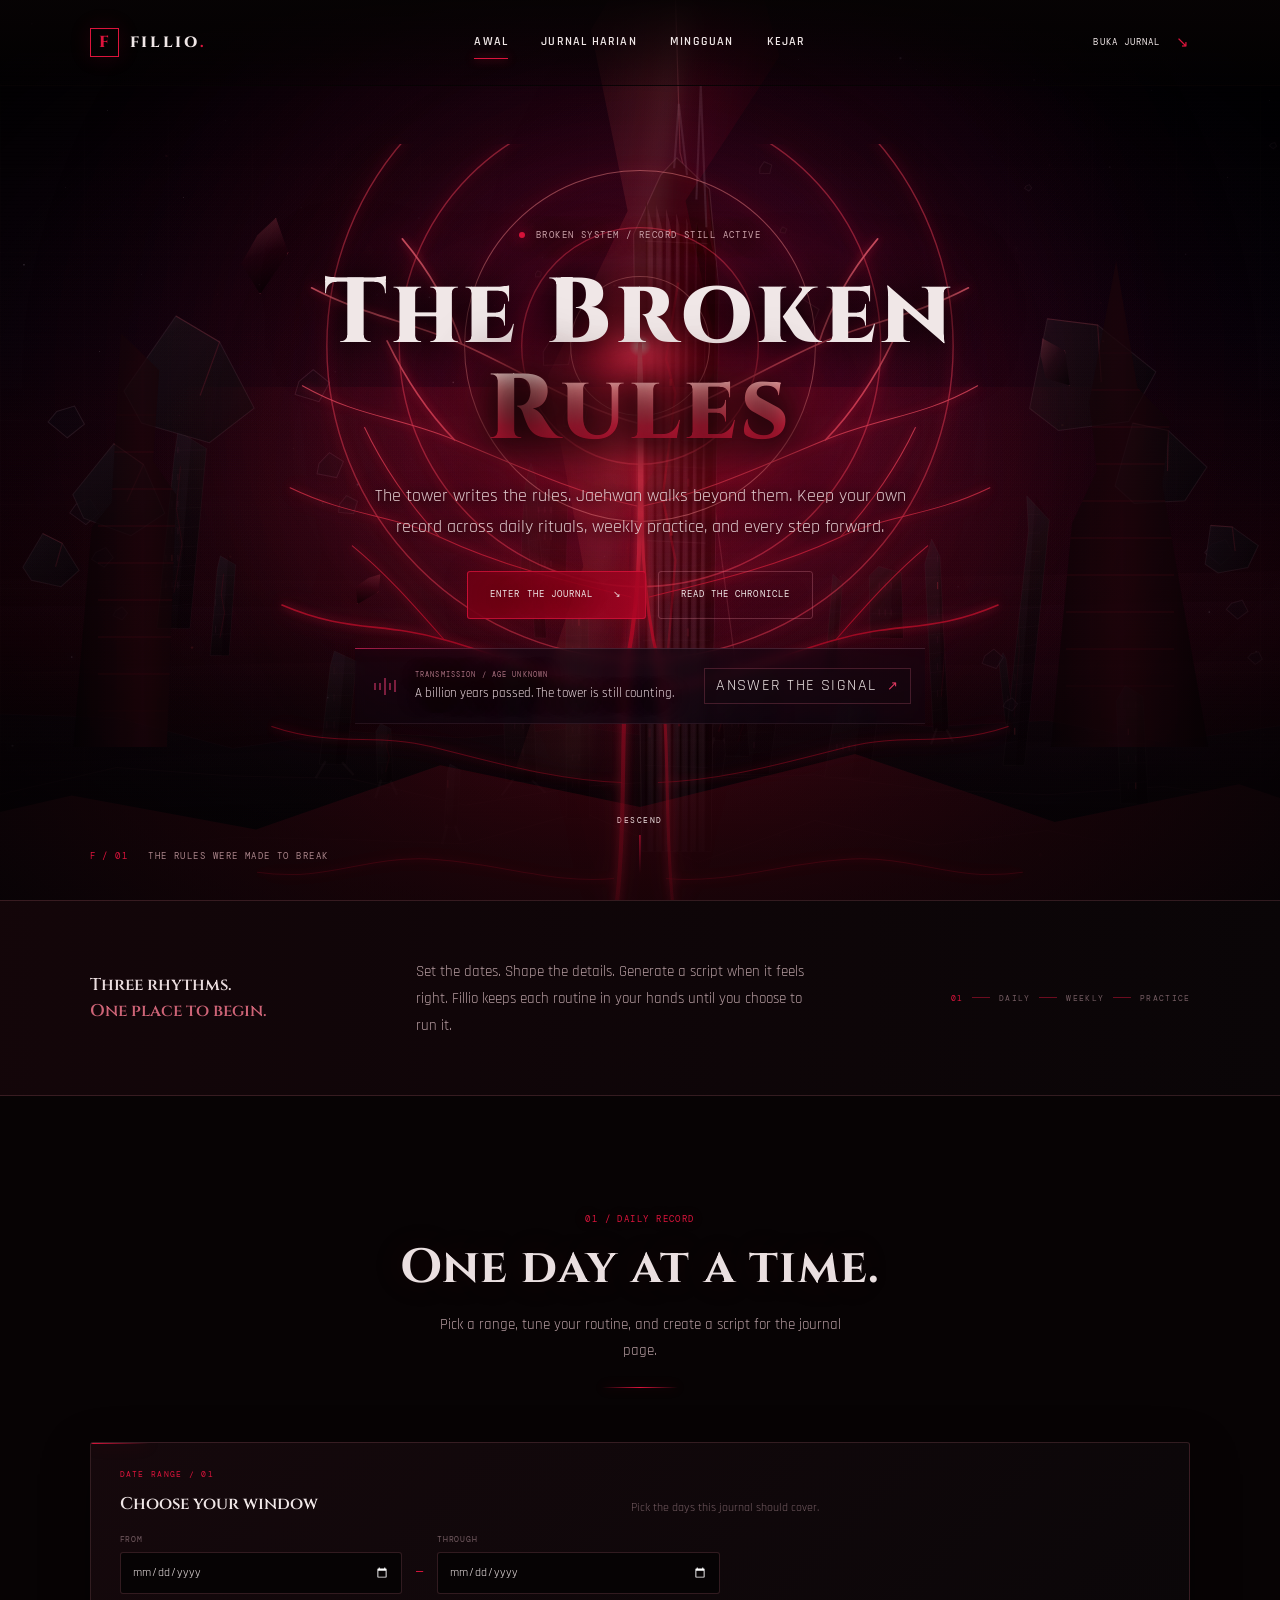
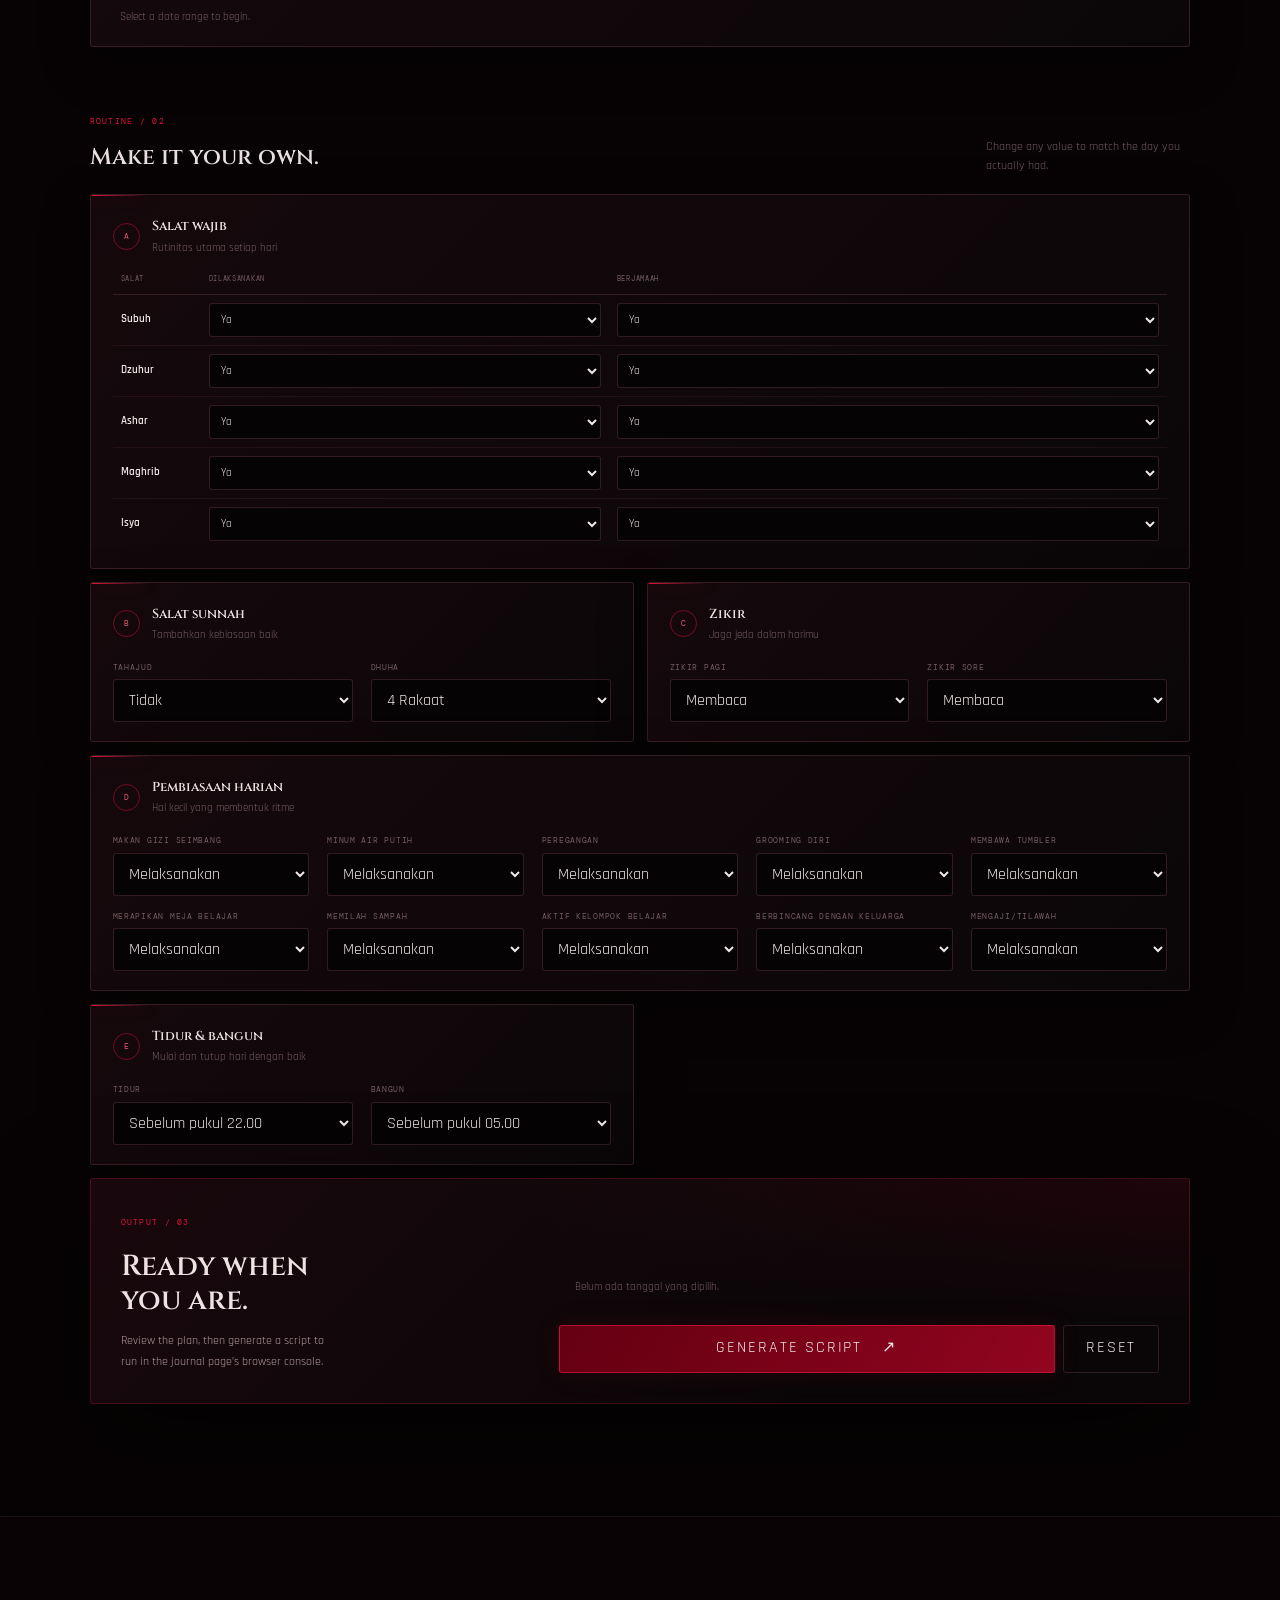
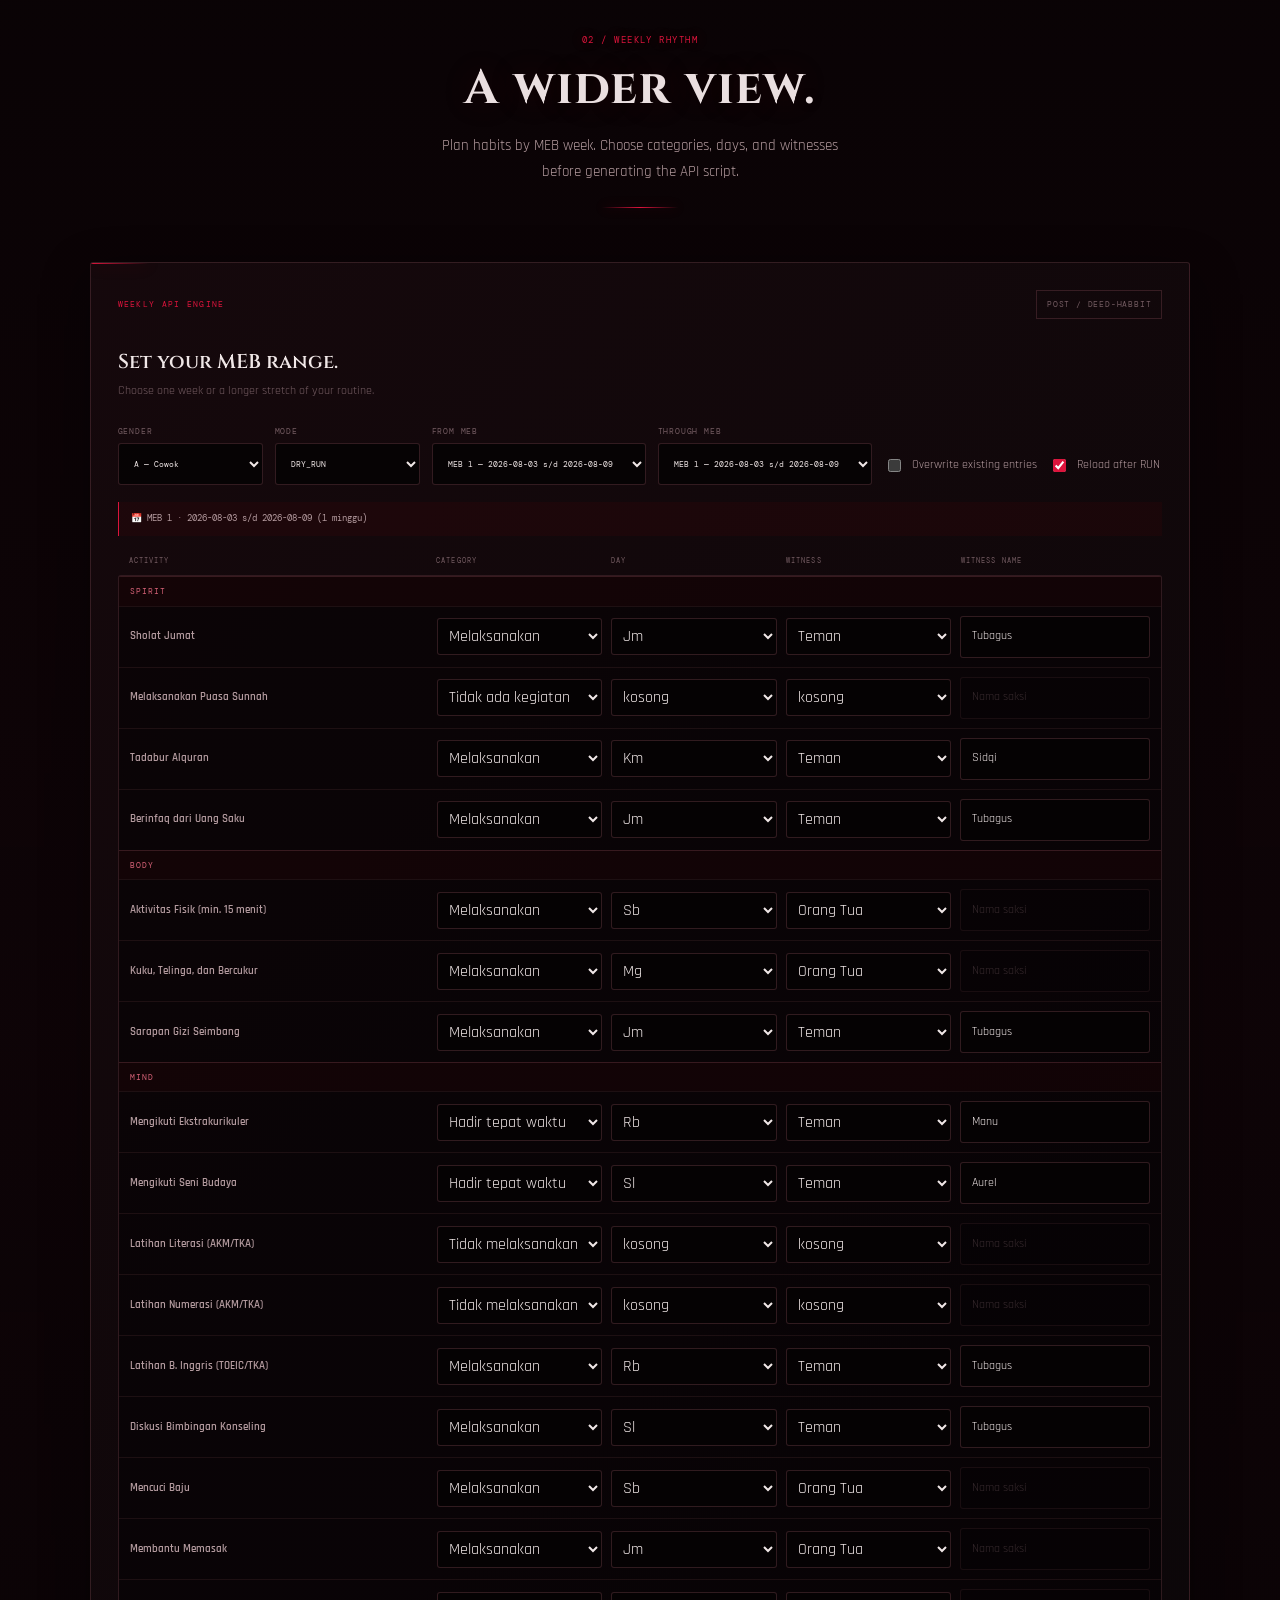
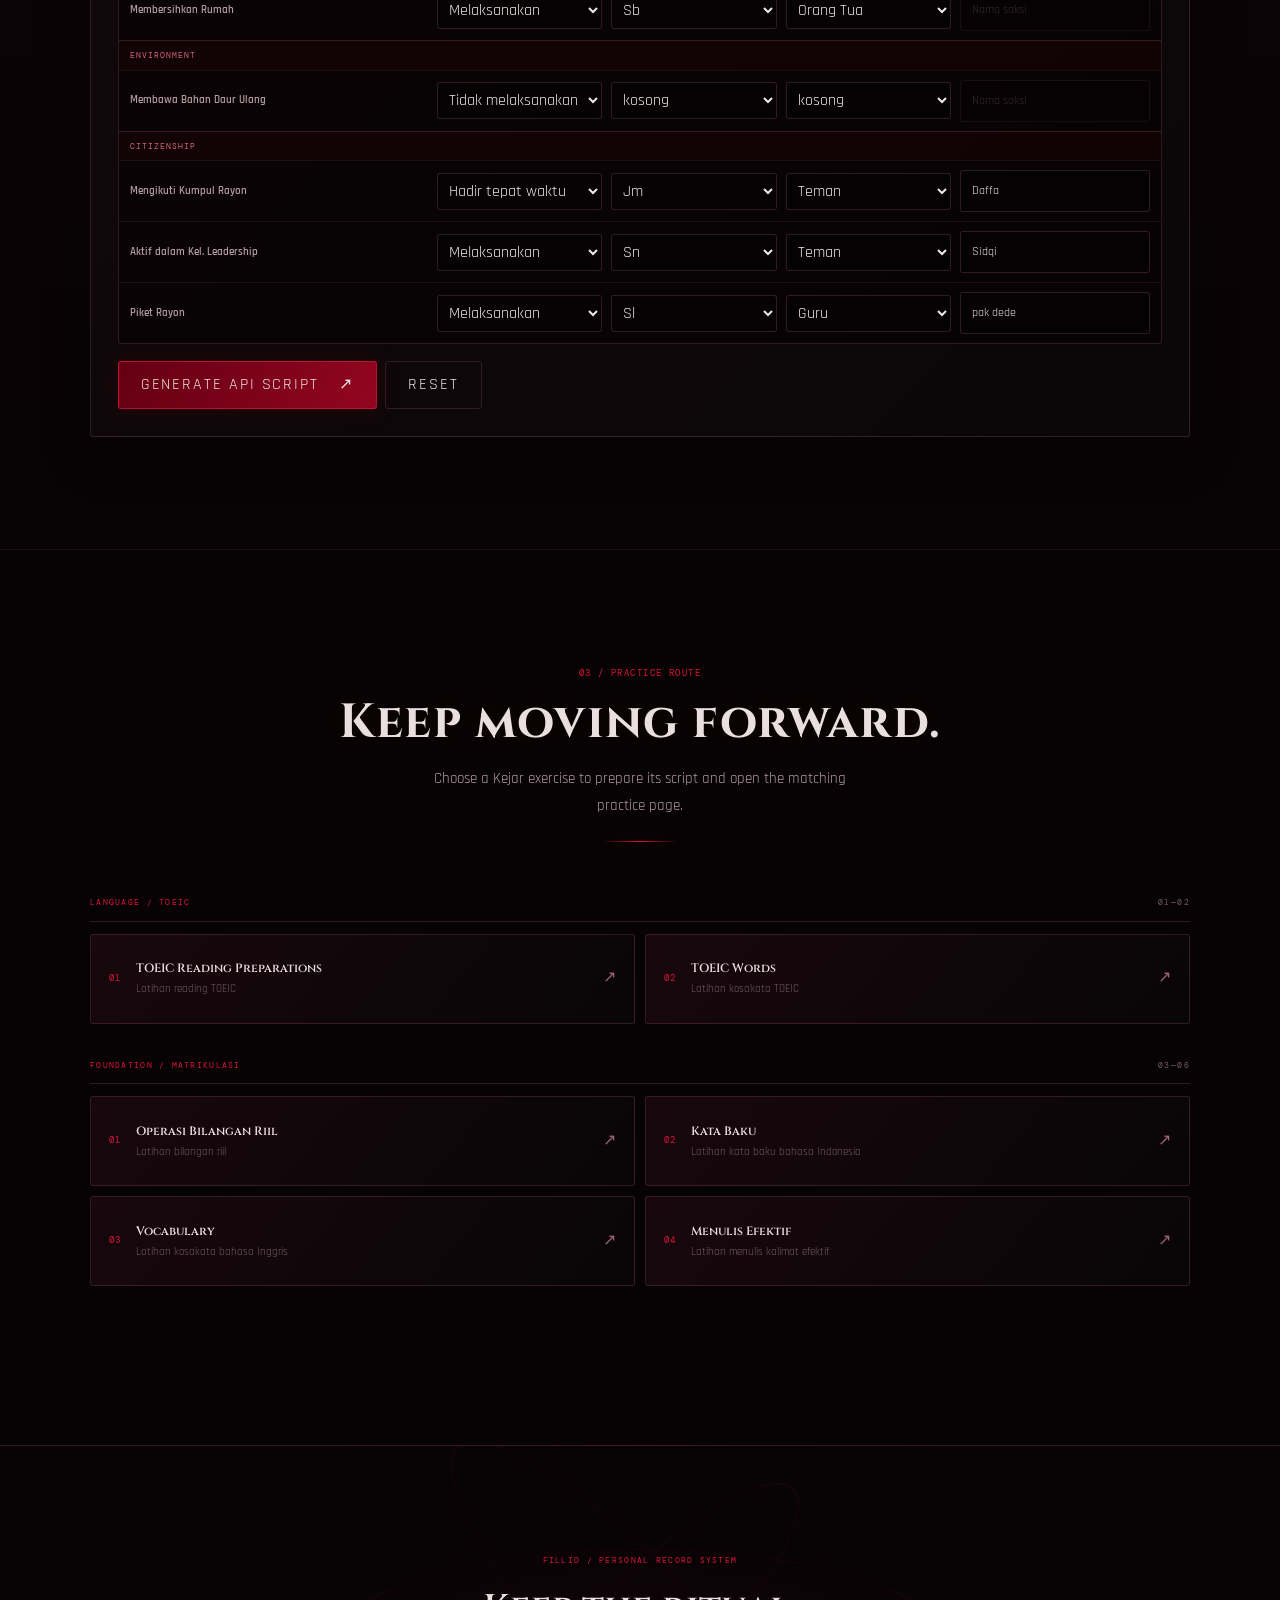
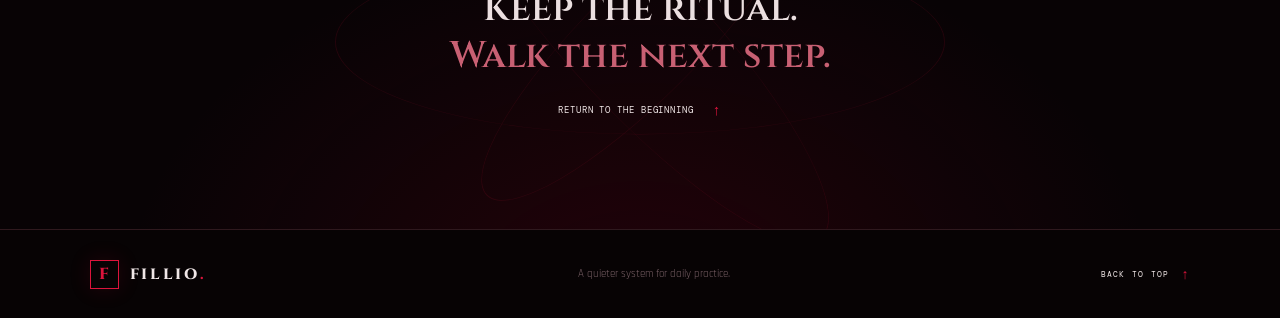
<file: index.html>
<!DOCTYPE html>
<html lang="id">
<head>
    <meta charset="UTF-8">
    <meta name="viewport" content="width=device-width, initial-scale=1.0">
    <meta name="theme-color" content="#070304">
    <meta name="description" content="Fillio — journal routines and learning practice, gathered in one place.">
    <title>Fillio — The Broken Rules</title>
    <link rel="preconnect" href="https://fonts.googleapis.com">
    <link rel="preconnect" href="https://fonts.gstatic.com" crossorigin>
    <link href="https://fonts.googleapis.com/css2?family=Cinzel:wght@400;500;600;700;800;900&family=DM+Mono:wght@400;500&family=Rajdhani:wght@400;500;600;700&display=swap" rel="stylesheet">
    <link rel="stylesheet" href="src/experience.css">
</head>
<body class="experience-page">
    <div class="reading-progress" aria-hidden="true"><span id="reading-progress-bar"></span></div>
    <div id="bg-cosmic" aria-hidden="true"></div>
    <div id="bg-nebula" aria-hidden="true"></div>
    <canvas class="world-canvas" id="world-canvas" aria-hidden="true"></canvas>
    <canvas class="ambient-canvas" id="ambient-canvas" aria-hidden="true"></canvas>
    <div class="vignette" aria-hidden="true"></div>
    <div class="scanlines" aria-hidden="true"></div>
    <div id="mouse-light" aria-hidden="true"></div>

    <header class="experience-header" id="site-header">
        <a class="brand-lockup" href="#home" aria-label="Fillio home">
            <span class="brand-sigil" aria-hidden="true">F</span>
            <span class="brand-name">FILLIO<span>.</span></span>
        </a>
        <nav class="desktop-nav" aria-label="Navigasi utama">
            <a class="nav-link is-current" href="#home">Awal</a>
            <a class="nav-link" href="#daily">Jurnal harian</a>
            <a class="nav-link" href="#weekly">Mingguan</a>
            <a class="nav-link" href="#kejar">Kejar</a>
        </nav>
        <a class="header-action magnetic-link" href="#daily">Buka jurnal <span aria-hidden="true">↘</span></a>
        <button class="menu-toggle" id="menu-toggle" type="button" aria-label="Buka navigasi" aria-expanded="false" aria-controls="mobile-navigation">
            <span></span><span></span>
        </button>
    </header>
    <nav class="mobile-nav" id="mobile-navigation" aria-label="Navigasi mobile" inert>
        <a href="#home"><span>01</span>Awal</a>
        <a href="#daily"><span>02</span>Jurnal harian</a>
        <a href="#weekly"><span>03</span>Jurnal mingguan</a>
        <a href="#kejar"><span>04</span>Kejar practice</a>
        <small>FILLIO / PERSONAL RECORD SYSTEM</small>
    </nav>

    <main>
        <section class="hero-section" id="home" aria-labelledby="hero-title">
            <div class="hero-grid" aria-hidden="true"></div>
            <div class="world-atmosphere" aria-hidden="true">
                <div class="world-bloom"></div>
                <div class="world-rift"></div>
                <div class="world-horizon"></div>
                <div class="world-spire spire-left"></div>
                <div class="world-spire spire-right"></div>
                <div class="world-shard shard-one"></div>
                <div class="world-shard shard-two"></div>
                <div class="world-shard shard-three"></div>
                <div class="world-ground"></div>
            </div>
            <svg class="crimson-tree" viewBox="0 0 900 900" fill="none" aria-hidden="true">
                <defs>
                    <radialGradient id="tree-core"><stop stop-color="#ffd7ce"/><stop offset=".16" stop-color="#ff3455"/><stop offset="1" stop-color="#9b071d" stop-opacity="0"/></radialGradient>
                    <linearGradient id="tree-stroke" x1="450" y1="160" x2="450" y2="850" gradientUnits="userSpaceOnUse"><stop stop-color="#ff6678"/><stop offset=".46" stop-color="#c70d2b"/><stop offset="1" stop-color="#520511" stop-opacity=".05"/></linearGradient>
                </defs>
                <circle class="tree-ring" cx="450" cy="198" r="68"/><circle class="tree-ring" cx="450" cy="198" r="116"/><circle class="tree-ring" cx="450" cy="198" r="172"/><circle class="tree-ring" cx="450" cy="198" r="236"/><circle class="tree-ring" cx="450" cy="198" r="307"/>
                <circle cx="450" cy="198" r="68" fill="url(#tree-core)"/>
                <g class="tree-branches" stroke="url(#tree-stroke)" stroke-linecap="round">
                    <path d="M450 196C446 300 458 398 438 505C427 610 445 700 406 876" stroke-width="4"/><path d="M450 196C457 302 442 405 468 508C486 612 463 721 506 875" stroke-width="3"/>
                    <path d="M449 274C392 260 330 220 275 196C227 175 179 168 128 141"/><path d="M447 355C384 341 329 315 268 290C212 267 174 268 119 237"/>
                    <path d="M441 444C370 427 313 413 253 385C206 363 165 365 107 337"/><path d="M435 535C373 528 319 503 258 486C196 468 164 480 99 452"/>
                    <path d="M432 626C367 624 306 606 246 591C191 577 151 592 89 571"/><path d="M424 720C365 726 307 704 243 701C179 698 143 724 75 714"/>
                    <path d="M451 274C508 260 570 220 625 196C673 175 721 168 772 141"/><path d="M453 355C516 341 571 315 632 290C688 267 726 268 781 237"/>
                    <path d="M459 444C530 427 587 413 647 385C694 363 735 365 793 337"/><path d="M465 535C527 528 581 503 642 486C704 468 736 480 801 452"/>
                    <path d="M468 626C533 624 594 606 654 591C709 577 749 592 811 571"/><path d="M476 720C535 726 593 704 657 701C721 698 757 724 825 714"/>
                    <path d="M275 196C263 158 243 124 217 93M625 196C637 158 657 124 683 93M268 290C241 262 219 228 202 193M632 290C659 262 681 228 698 193"/>
                    <path d="M253 385C222 351 199 318 180 278M647 385C678 351 701 318 720 278M258 486C228 452 201 421 168 394M642 486C672 452 699 421 732 394"/>
                    <path d="M406 822C355 843 304 862 253 899M506 822C557 843 608 862 659 899M438 818C411 845 393 870 377 900M468 818C489 846 512 872 533 900"/>
                </g>
            </svg>
            <div class="hero-content">
                <p class="hero-subtitle reveal-up"><span class="status-indicator"></span> Broken system / record still active</p>
                <h1 class="hero-title" id="hero-title"><span>The Broken</span><br><span class="title-highlight">Rules</span></h1>
                <p class="hero-desc reveal-up">The tower writes the rules. Jaehwan walks beyond them. Keep your own record across daily rituals, weekly practice, and every step forward.</p>
                <div class="hero-btns reveal-up">
                    <a href="#daily" class="btn btn-primary magnetic-link">Enter the journal <span aria-hidden="true">↘</span></a>
                    <a href="#weekly" class="btn btn-secondary">Read the chronicle</a>
                </div>
                <div class="world-contact reveal-up" id="world-contact">
                    <div class="world-contact-signal" aria-hidden="true"><i></i><i></i><i></i><i></i><i></i></div>
                    <div class="world-contact-copy">
                        <span class="field-label">TRANSMISSION / AGE UNKNOWN</span>
                        <p id="world-message" aria-live="polite">A billion years passed. The tower is still counting.</p>
                    </div>
                    <button class="world-contact-button" id="world-attune" type="button"><span>Answer the signal</span><span aria-hidden="true">↗</span></button>
                </div>
            </div>
            <div class="hero-coordinate"><span>F / 01</span><span>THE RULES WERE MADE TO BREAK</span></div>
            <a href="#daily" class="scroll-indicator" aria-label="Scroll to daily journal"><span>Descend</span><i></i></a>
        </section>

        <section class="intro-band reveal-up" aria-label="Fillio overview">
            <p class="intro-label">Three rhythms.<br><em>One place to begin.</em></p>
            <p class="intro-copy">Set the dates. Shape the details. Generate a script when it feels right. Fillio keeps each routine in your hands until you choose to run it.</p>
            <div class="intro-index"><span>01</span><i></i><span>DAILY</span><i></i><span>WEEKLY</span><i></i><span>PRACTICE</span></div>
        </section>

        <section class="workflow-section" id="daily" aria-labelledby="daily-title">
            <div class="section-heading reveal-up">
                <p class="section-tag">01 / Daily record</p>
                <h2 class="section-title" id="daily-title">One day at a time.</h2>
                <p class="section-deck">Pick a range, tune your routine, and create a script for the journal page.</p>
                <div class="section-line"></div>
            </div>

            <div class="date-panel reveal-up" aria-labelledby="date-heading">
                <div class="date-panel-intro"><span class="field-label">DATE RANGE / 01</span><h3 id="date-heading">Choose your window</h3><p>Pick the days this journal should cover.</p></div>
                <div class="date-row">
                    <div class="input-group"><label for="start-date">From</label><input type="date" id="start-date"></div>
                    <span class="date-arrow" aria-hidden="true">—</span>
                    <div class="input-group"><label for="end-date">Through</label><input type="date" id="end-date"></div>
                </div>
                <div id="date-info" class="date-info" aria-live="polite"><span>Select a date range to begin.</span></div>
            </div>

            <div class="activity-heading reveal-up"><div><span class="field-label">ROUTINE / 02</span><h3>Make it your own.</h3></div><p>Change any value to match the day you actually had.</p></div>
            <div class="activity-grid">
                <section class="panel panel-wide reveal-up"><div class="panel-heading"><span class="panel-index">A</span><div><h3>Salat wajib</h3><p>Rutinitas utama setiap hari</p></div></div><div id="salat-wajib-container"></div></section>
                <section class="panel reveal-up"><div class="panel-heading"><span class="panel-index">B</span><div><h3>Salat sunnah</h3><p>Tambahkan kebiasaan baik</p></div></div><div id="salat-sunnah-container"></div></section>
                <section class="panel reveal-up"><div class="panel-heading"><span class="panel-index">C</span><div><h3>Zikir</h3><p>Jaga jeda dalam harimu</p></div></div><div id="zikir-container"></div></section>
                <section class="panel panel-wide reveal-up"><div class="panel-heading"><span class="panel-index">D</span><div><h3>Pembiasaan harian</h3><p>Hal kecil yang membentuk ritme</p></div></div><div id="daily-container"></div></section>
                <section class="panel reveal-up"><div class="panel-heading"><span class="panel-index">E</span><div><h3>Tidur & bangun</h3><p>Mulai dan tutup hari dengan baik</p></div></div><div id="tidur-bangun-container"></div></section>
            </div>

            <section class="action-panel reveal-up" aria-labelledby="output-title">
                <div class="action-copy"><span class="field-label">OUTPUT / 03</span><h3 id="output-title">Ready when<br>you are.</h3><p>Review the plan, then generate a script to run in the journal page’s browser console.</p></div>
                <div class="action-controls">
                    <div id="preview-box" class="preview-box" aria-live="polite"></div>
                    <div id="error-box" class="error-box" style="display:none" role="alert"></div>
                    <div class="btn-group"><button id="generate-btn" class="btn btn-primary magnetic-button" type="button"><span>Generate script</span><span aria-hidden="true">↗</span></button><button id="reset-btn" class="btn btn-outline" type="button">Reset</button></div>
                </div>
                <div id="output-area" class="output-area" style="display:none">
                    <div class="output-header"><span>Script ready to run in browser console</span><button id="copy-btn" class="btn btn-sm" type="button">Copy script</button></div>
                    <textarea id="output-script" readonly aria-label="Generated daily journal script"></textarea>
                </div>
            </section>
        </section>

        <section class="workflow-section weekly-section" id="weekly" aria-labelledby="weekly-title">
            <div class="section-heading reveal-up">
                <p class="section-tag">02 / Weekly rhythm</p>
                <h2 class="section-title" id="weekly-title">A wider view.</h2>
                <p class="section-deck">Plan habits by MEB week. Choose categories, days, and witnesses before generating the API script.</p>
                <div class="section-line"></div>
            </div>
            <section class="weekly-panel reveal-up" aria-label="Weekly journal planner">
                <div class="weekly-topline"><span class="field-label">WEEKLY API ENGINE</span><span class="weekly-badge">POST / deed-habbit</span></div>
                <div class="weekly-heading"><div><h3>Set your MEB range.</h3><p>Choose one week or a longer stretch of your routine.</p></div></div>
                <div class="weekly-controls">
                    <label>Mode<select id="weekly-mode"><option value="DRY_RUN">DRY_RUN</option><option value="RUN">RUN</option></select></label>
                    <label>From MEB<select id="weekly-meb-from"></select></label>
                    <label>Through MEB<select id="weekly-meb-to"></select></label>
                    <label class="weekly-check"><input id="weekly-overwrite" type="checkbox"><span>Overwrite existing entries</span></label>
                    <label class="weekly-check"><input id="weekly-reload" type="checkbox" checked><span>Reload after RUN</span></label>
                </div>
                <div id="weekly-range-info" class="weekly-range-info" aria-live="polite"></div>
                <div class="weekly-list-heading"><span>Activity</span><span>Category</span><span>Day</span><span>Witness</span><span>Witness name</span></div>
                <div id="weekly-plan-list" class="weekly-plan-list"></div>
                <div id="weekly-error" class="error-box" hidden role="alert"></div>
                <div class="weekly-actions"><button id="weekly-generate" class="btn btn-primary magnetic-button" type="button">Generate API script <span>↗</span></button><button id="weekly-reset" class="btn btn-outline" type="button">Reset</button><button id="weekly-copy" class="btn btn-outline" type="button" hidden>Copy script</button></div>
                <div id="weekly-output-area" class="weekly-output" hidden><div class="output-header"><span>Weekly API script ready for your browser console</span></div><textarea id="weekly-output" readonly aria-label="Generated weekly journal script"></textarea></div>
            </section>
        </section>

        <section class="workflow-section kejar-section" id="kejar" aria-labelledby="kejar-title">
            <div class="section-heading reveal-up">
                <p class="section-tag">03 / Practice route</p>
                <h2 class="section-title" id="kejar-title">Keep moving forward.</h2>
                <p class="section-deck">Choose a Kejar exercise to prepare its script and open the matching practice page.</p>
                <div class="section-line"></div>
            </div>
            <div class="kejar-group reveal-up">
                <div class="kejar-group-heading"><span class="field-label">LANGUAGE / TOEIC</span><span>01—02</span></div>
                <div id="kejar-toeic-grid" class="kejar-grid"></div>
            </div>
            <div class="kejar-group reveal-up">
                <div class="kejar-group-heading"><span class="field-label">FOUNDATION / MATRIKULASI</span><span>03—06</span></div>
                <div id="kejar-matrikulasi-grid" class="kejar-grid"></div>
            </div>
        </section>

        <section class="closing-section reveal-up" id="about">
            <div class="closing-orbit" aria-hidden="true"><i></i><i></i><i></i></div>
            <span class="field-label">FILLIO / PERSONAL RECORD SYSTEM</span>
            <p>Keep the ritual.<br><em>Walk the next step.</em></p>
            <a href="#home" class="closing-link">Return to the beginning <span aria-hidden="true">↑</span></a>
        </section>
    </main>

    <footer class="experience-footer">
        <a class="brand-lockup" href="#home" aria-label="Fillio home"><span class="brand-sigil" aria-hidden="true">F</span><span class="brand-name">FILLIO<span>.</span></span></a>
        <span class="footer-note">A quieter system for daily practice.</span>
        <a class="back-to-top" href="#home">BACK TO TOP <span aria-hidden="true">↑</span></a>
    </footer>

    <script src="ui/app.js?v=3"></script>
    <script src="ui/weekly-app.js?v=3"></script>
    <script src="src/kejar-toeic-config.js"></script>
    <script src="src/kejar-toeic-injector.js?v=3"></script>
    <script src="ui/kejar-toeic-app.js"></script>
    <script src="src/world-engine.js"></script>
    <script src="src/world-interaction.js"></script>
    <script src="src/experience.js"></script>
</body>
</html>
</file>
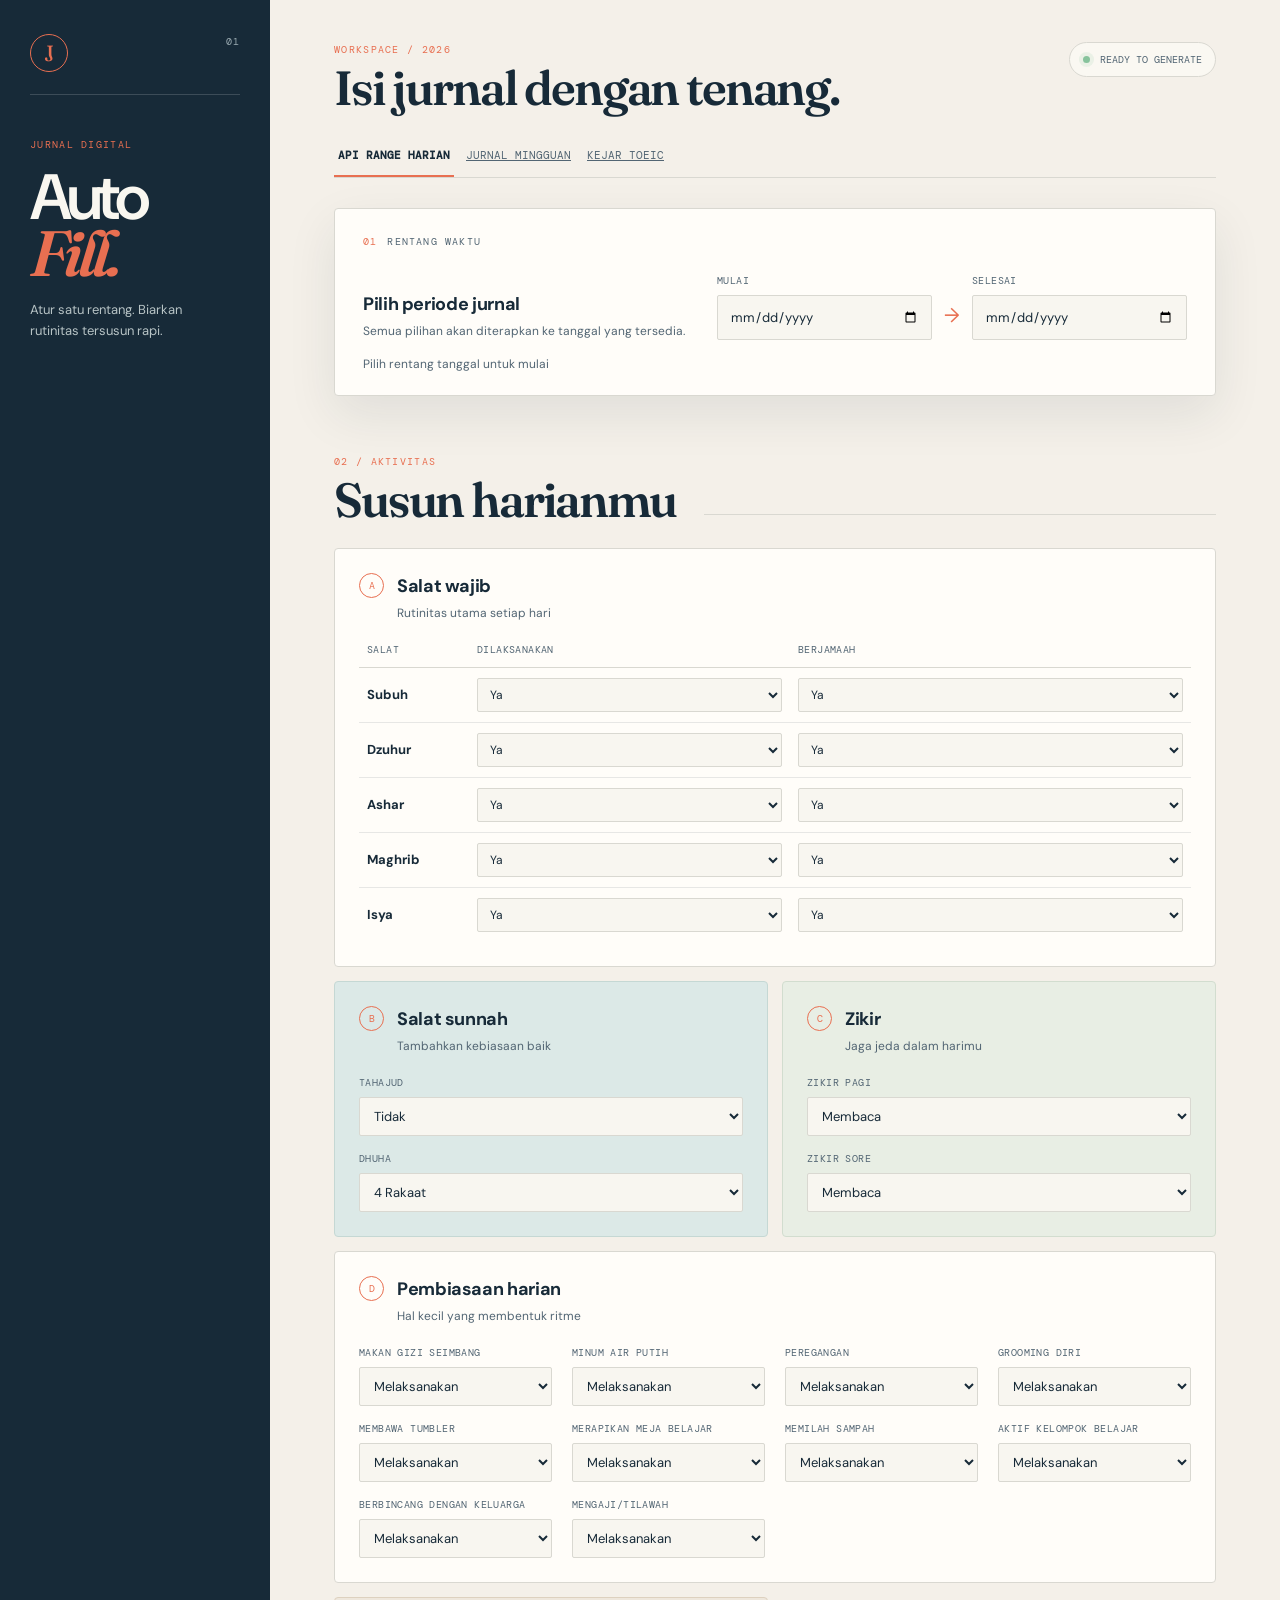
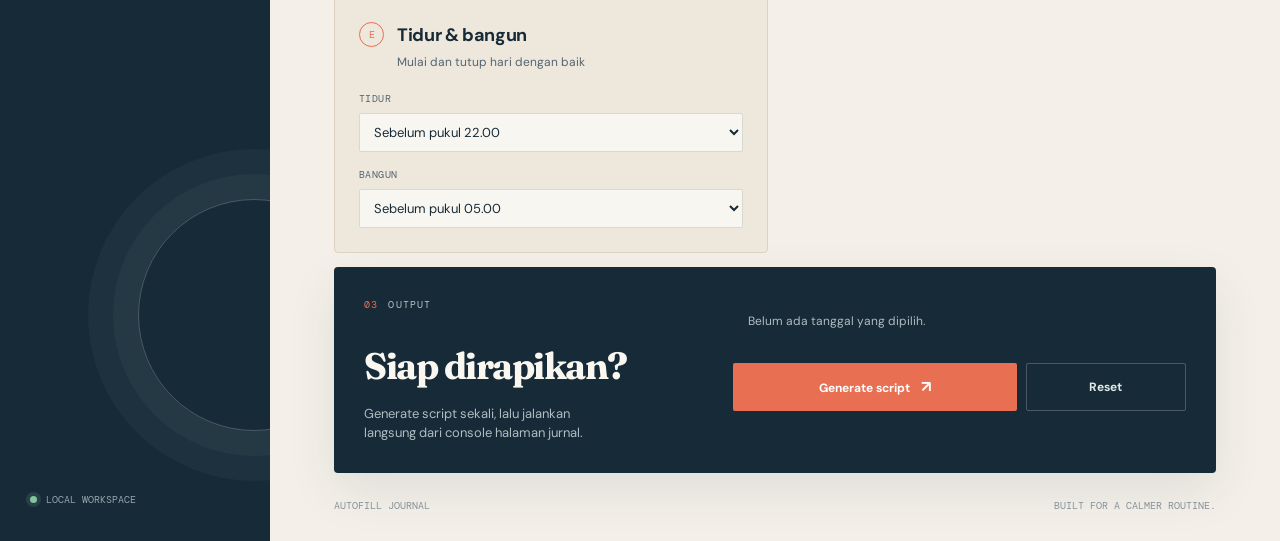
<file: ui/index.html>
<!DOCTYPE html>
<html lang="id">
<head>
    <meta charset="UTF-8">
    <meta name="viewport" content="width=device-width, initial-scale=1.0">
    <title>Jurnal / AutoFill</title>
    <link rel="stylesheet" href="/ui/style.css">
</head>
<body>
    <div class="app-shell">
        <aside class="side-rail">
            <div class="brand-mark"><span>J</span><small>01</small></div>
            <div class="rail-copy"><p class="eyebrow">Jurnal digital</p><h1>Auto<br><em>Fill.</em></h1><p class="rail-note">Atur satu rentang. Biarkan rutinitas tersusun rapi.</p></div>
            <div class="rail-footer"><span class="status-dot"></span><span>Local workspace</span></div>
        </aside>

        <main class="workspace">
            <header class="topbar"><div><p class="eyebrow">Workspace / 2026</p><h2>Isi jurnal dengan tenang.</h2></div><div class="topbar-badge"><span class="pulse"></span>Ready to generate</div></header>
            <nav class="mode-tabs" aria-label="Pilih engine jurnal">
                <button class="mode-tab active" data-mode="daily">API Range Harian</button>
                <a class="mode-tab" href="/ui/weekly.html">Jurnal Mingguan</a>
                <a class="mode-tab" href="/ui/kejar-toeic.html">Kejar TOEIC</a>
            </nav>

        <section class="date-panel">
            <div class="section-kicker"><span>01</span><span>Rentang waktu</span></div>
            <div class="date-panel-main"><div><h3>Pilih periode jurnal</h3><p class="section-subtitle">Semua pilihan akan diterapkan ke tanggal yang tersedia.</p></div><div class="date-row">
                <div class="input-group">
                    <label for="start-date">Mulai</label>
                    <input type="date" id="start-date">
                </div>
                <span class="date-arrow">→</span>
                <div class="input-group">
                    <label for="end-date">Selesai</label>
                    <input type="date" id="end-date">
                </div>
            </div></div><div id="date-info" class="date-info"><span>Pilih rentang tanggal untuk mulai</span></div>
        </section>

        <div class="section-heading"><div><p class="eyebrow">02 / Aktivitas</p><h2>Susun harianmu</h2></div><span class="heading-rule"></span></div>

        <div class="activity-grid">
            <section class="panel panel-wide"><div class="panel-heading"><span class="panel-index">A</span><div><h3>Salat wajib</h3><p>Rutinitas utama setiap hari</p></div></div><div id="salat-wajib-container"></div></section>
            <section class="panel panel-accent"><div class="panel-heading"><span class="panel-index">B</span><div><h3>Salat sunnah</h3><p>Tambahkan kebiasaan baik</p></div></div><div id="salat-sunnah-container"></div></section>
            <section class="panel panel-accent-soft"><div class="panel-heading"><span class="panel-index">C</span><div><h3>Zikir</h3><p>Jaga jeda dalam harimu</p></div></div><div id="zikir-container"></div></section>
            <section class="panel panel-wide"><div class="panel-heading"><span class="panel-index">D</span><div><h3>Pembiasaan harian</h3><p>Hal kecil yang membentuk ritme</p></div></div><div id="daily-container"></div></section>
            <section class="panel panel-sleep"><div class="panel-heading"><span class="panel-index">E</span><div><h3>Tidur & bangun</h3><p>Mulai dan tutup hari dengan baik</p></div></div><div id="tidur-bangun-container"></div></section>
        </div>

        <section class="action-panel">
            <div class="action-copy"><div class="section-kicker light"><span>03</span><span>Output</span></div><h2>Siap dirapikan?</h2><p>Generate script sekali, lalu jalankan langsung dari console halaman jurnal.</p></div>
            <div class="action-controls"><div id="preview-box" class="preview-box"></div><div id="error-box" class="error-box" style="display: none;"></div><div class="btn-group"><button id="generate-btn" class="btn btn-primary">Generate script <span>↗</span></button><button id="reset-btn" class="btn btn-outline">Reset</button></div></div>
            <div id="output-area" class="output-area" style="display: none;"><div class="output-header"><span>Script siap ditempel ke Console Browser</span><button id="copy-btn" class="btn btn-sm">Salin script</button></div><textarea id="output-script" readonly></textarea></div>
        </section>
                <section id="weekly-panel" class="weekly-panel" hidden>
                        <div class="section-kicker"><span>W</span><span>Weekly engine</span></div>
                        <div class="weekly-heading"><div><h2>Jurnal mingguan</h2><p>Atur kebiasaan mingguan terpisah dari API range harian.</p></div><span class="weekly-badge">POST / deed-habbit</span></div>
                        <div class="weekly-controls">
                                <label>Mode<select id="weekly-mode"><option value="DRY_RUN">DRY_RUN</option><option value="RUN">RUN</option></select></label>
                                <label>Offset minggu<input id="weekly-offset" type="number" value="0" step="1"></label>
                                <label class="weekly-check"><input id="weekly-overwrite" type="checkbox"><span>Timpa deed yang sudah ada</span></label>
                        </div>
                        <div class="weekly-list-heading"><span>Kegiatan</span><span>Pelaksanaan</span><span>Hari</span><span>Saksi</span><span>Nama saksi</span></div>
                        <div id="weekly-plan-list" class="weekly-plan-list"></div>
                        <div id="weekly-error" class="error-box" hidden></div>
                        <div class="weekly-actions"><button id="weekly-generate" class="btn btn-primary">Generate weekly script <span>↗</span></button><button id="weekly-reset" class="btn btn-outline">Reset</button></div>
                        <div id="weekly-output-area" class="weekly-output" hidden><div class="output-header"><span>Script weekly siap ditempel ke Console</span><button id="weekly-copy" class="btn btn-sm">Salin script</button></div><textarea id="weekly-output" readonly></textarea></div>
                </section>
        <footer class="workspace-footer"><span>AutoFill Journal</span><span>Built for a calmer routine.</span></footer>
        </main>
    </div>
    <script src="/ui/app.js"></script>
</body>
</html>
</file>
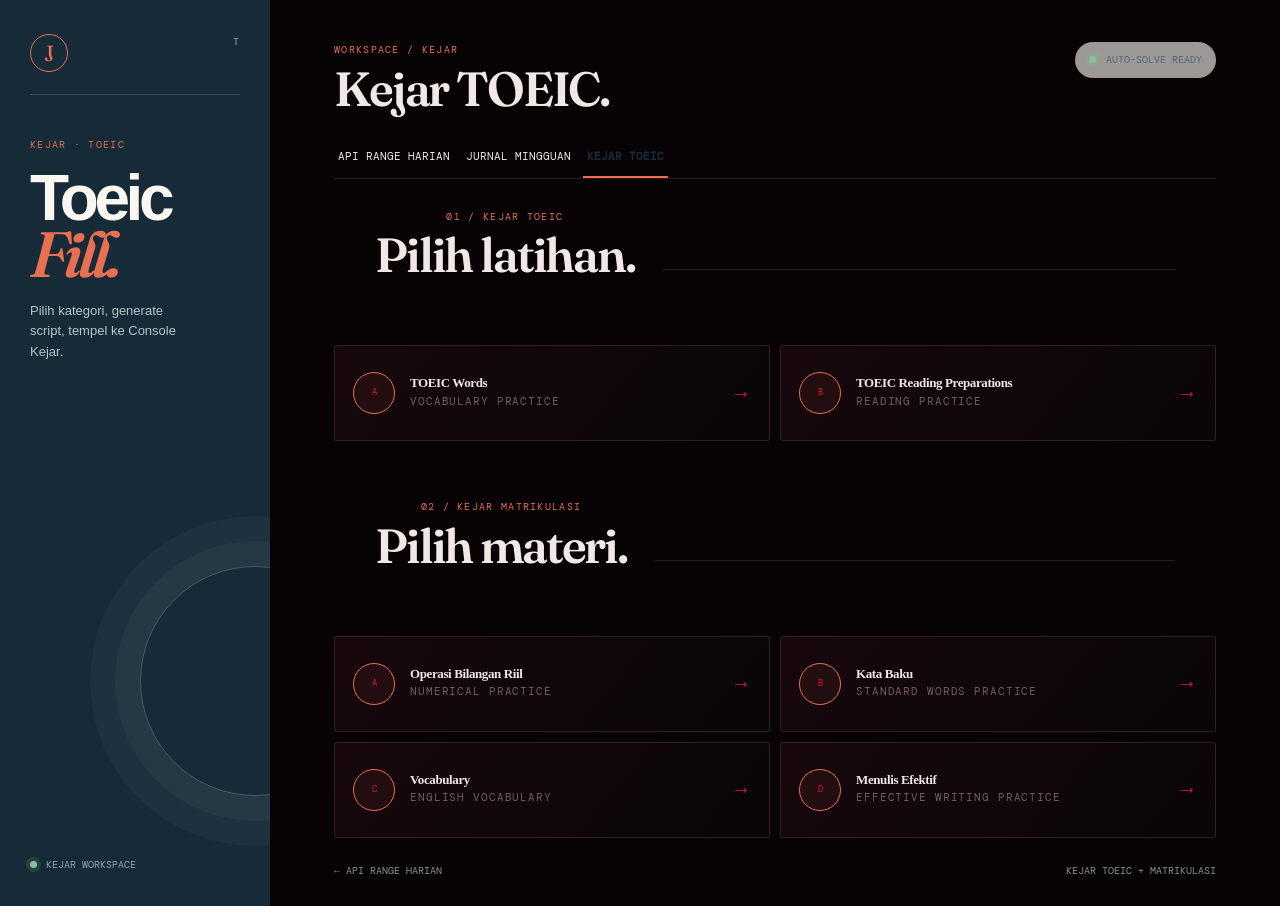
<file: ui/kejar-toeic.html>
<!DOCTYPE html>
<html lang="id">
<head>
    <meta charset="UTF-8">
    <meta name="viewport" content="width=device-width, initial-scale=1.0">
    <title>Kejar TOEIC / AutoFill</title>
    <link rel="stylesheet" href="../style.css">
    <link rel="stylesheet" href="../src/experience.css">
</head>
<body class="experience-page tool-page">
    <div class="battlefield-scenery" aria-hidden="true">
        <div class="scene-void"></div>
        <div class="scene-rift"></div>
        <div class="scene-rock scene-rock-a"></div>
        <div class="scene-rock scene-rock-b"></div>
        <div class="scene-rock scene-rock-c"></div>
        <div class="scene-silhouette"></div>
        <div class="scene-fog scene-fog-a"></div>
        <div class="scene-fog scene-fog-b"></div>
        <div class="scene-particles"></div>
        <div class="scene-embers"></div>
    </div>
    <div class="app-shell">
        <aside class="side-rail">
            <div class="brand-mark"><span>J</span><small>T</small></div>
            <div class="rail-copy">
                <p class="eyebrow">Kejar · TOEIC</p>
                <h1>Toeic<br><em>Fill.</em></h1>
                <p class="rail-note">Pilih kategori, generate script, tempel ke Console Kejar.</p>
            </div>
            <div class="rail-footer"><span class="status-dot"></span><span>Kejar workspace</span></div>
        </aside>
        <main class="workspace">
            <header class="topbar">
                <div>
                    <p class="eyebrow">Workspace / Kejar</p>
                    <h2>Kejar TOEIC.</h2>
                </div>
                <div class="topbar-badge"><span class="pulse"></span>Auto-solve ready</div>
            </header>
            <nav class="mode-tabs" aria-label="Pilih engine jurnal">
                <a class="mode-tab" href="../">API Range Harian</a>
                <a class="mode-tab" href="weekly.html">Jurnal Mingguan</a>
                <span class="mode-tab active">Kejar TOEIC</span>
            </nav>

            <!-- ═══════════ SECTION 1: KEJAR TOEIC ═══════════ -->
            <div class="section-heading">
                <div>
                    <p class="eyebrow">01 / Kejar TOEIC</p>
                    <h2>Pilih latihan.</h2>
                </div>
                <span class="heading-rule"></span>
            </div>

            <div class="kejar-grid">
                <button class="kejar-card" type="button" onclick="openKejarModal('toeicwords')">
                    <div class="kejar-card-index">A</div>
                    <div class="kejar-card-body">
                        <h3>TOEIC Words</h3>
                        <p>Vocabulary practice</p>
                    </div>
                    <span class="kejar-card-arrow">→</span>
                </button>

                <button class="kejar-card" type="button" onclick="openKejarModal('toeic_reading_preparation')">
                    <div class="kejar-card-index">B</div>
                    <div class="kejar-card-body">
                        <h3>TOEIC Reading Preparations</h3>
                        <p>Reading practice</p>
                    </div>
                    <span class="kejar-card-arrow">→</span>
                </button>
            </div>

            <!-- ═══════════ SECTION 2: KEJAR MATRIKULASI ═══════════ -->
            <div class="section-heading" style="margin-top:58px">
                <div>
                    <p class="eyebrow">02 / Kejar Matrikulasi</p>
                    <h2>Pilih materi.</h2>
                </div>
                <span class="heading-rule"></span>
            </div>

            <div class="kejar-grid">
                <button class="kejar-card" type="button" onclick="openKejarModal('obr')">
                    <div class="kejar-card-index">A</div>
                    <div class="kejar-card-body">
                        <h3>Operasi Bilangan Riil</h3>
                        <p>Numerical practice</p>
                    </div>
                    <span class="kejar-card-arrow">→</span>
                </button>

                <button class="kejar-card" type="button" onclick="openKejarModal('katabaku')">
                    <div class="kejar-card-index">B</div>
                    <div class="kejar-card-body">
                        <h3>Kata Baku</h3>
                        <p>Standard words practice</p>
                    </div>
                    <span class="kejar-card-arrow">→</span>
                </button>

                <button class="kejar-card" type="button" onclick="openKejarModal('vocabulary')">
                    <div class="kejar-card-index">C</div>
                    <div class="kejar-card-body">
                        <h3>Vocabulary</h3>
                        <p>English vocabulary</p>
                    </div>
                    <span class="kejar-card-arrow">→</span>
                </button>

                <button class="kejar-card" type="button" onclick="openKejarModal('menulisefektif')">
                    <div class="kejar-card-index">D</div>
                    <div class="kejar-card-body">
                        <h3>Menulis Efektif</h3>
                        <p>Effective writing practice</p>
                    </div>
                    <span class="kejar-card-arrow">→</span>
                </button>
            </div>

            <footer class="workspace-footer">
                <a href="../">← API Range Harian</a>
                <span>Kejar TOEIC + Matrikulasi</span>
            </footer>
        </main>
    </div>
    <script src="../src/kejar-toeic-config.js"></script>
    <script src="../src/kejar-toeic-injector.js?v=3"></script>
    <script src="kejar-toeic-app.js"></script>
</body>
</html>
</file>
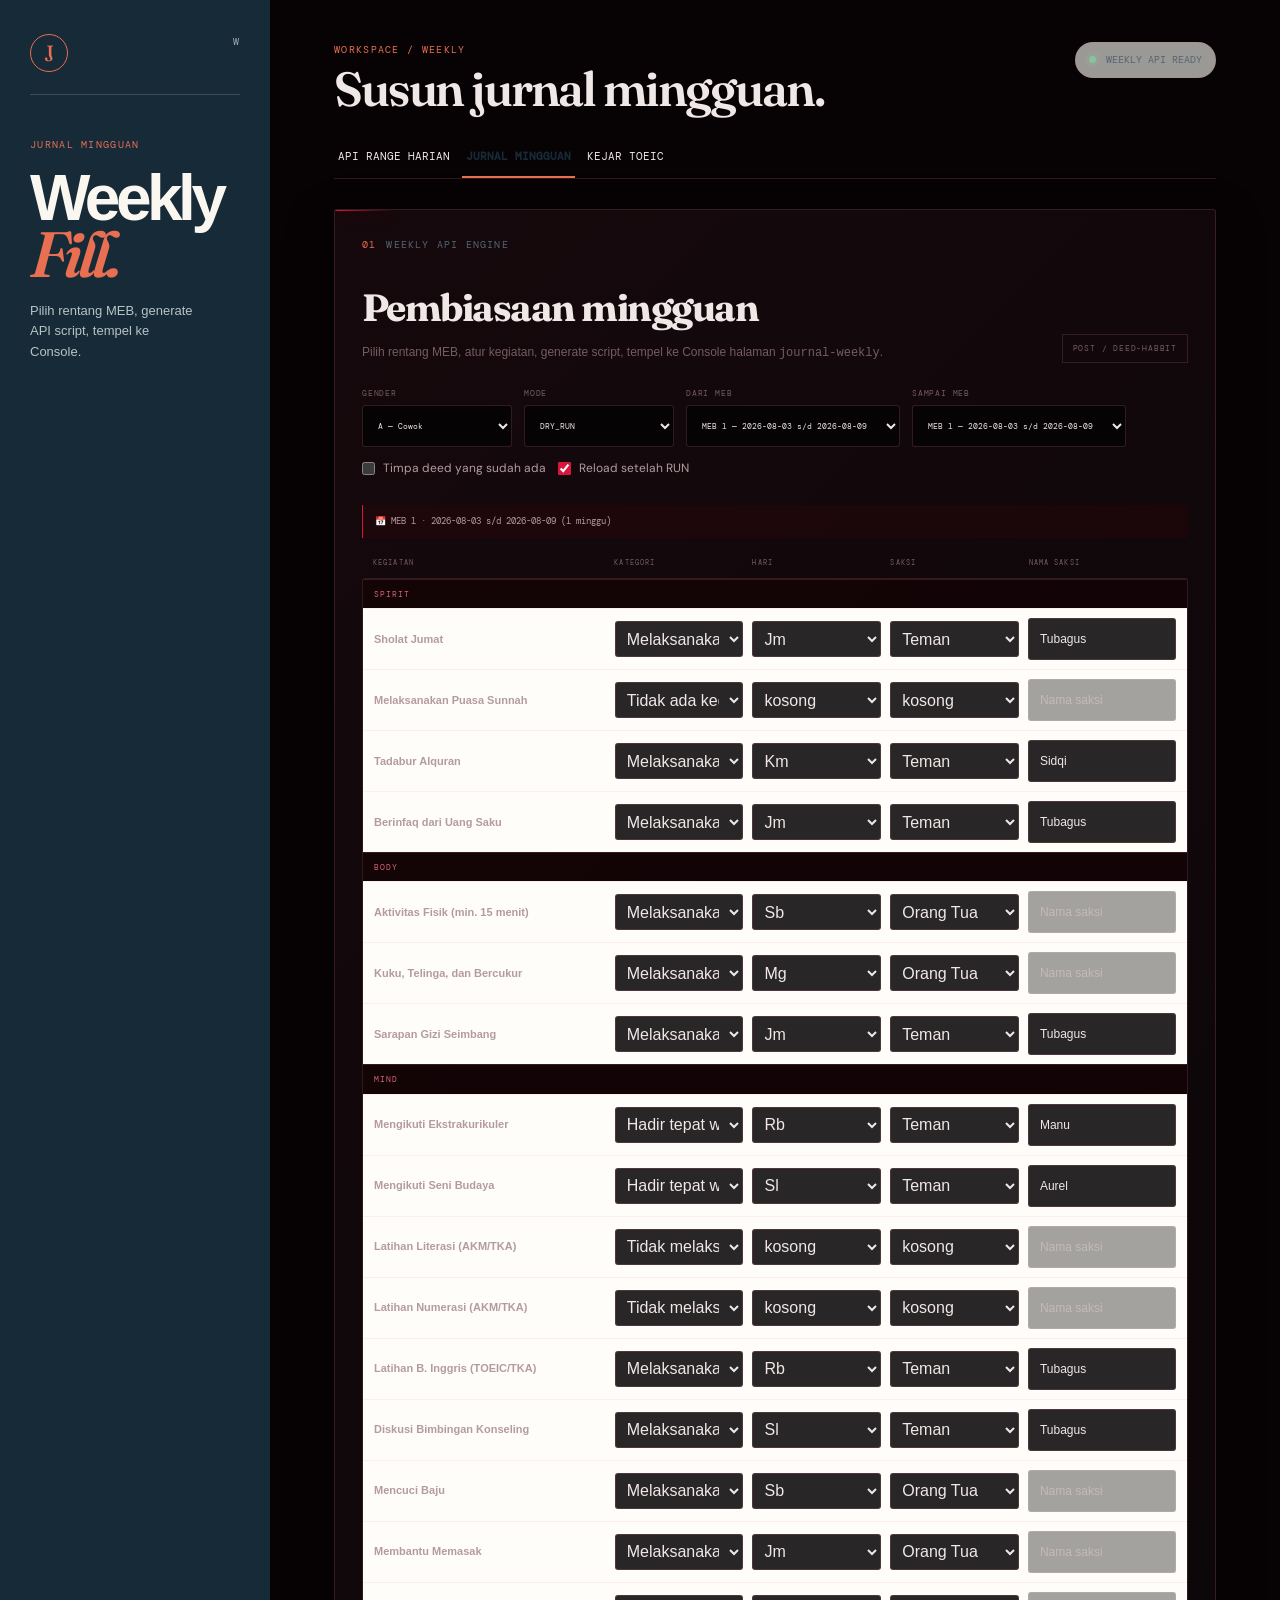
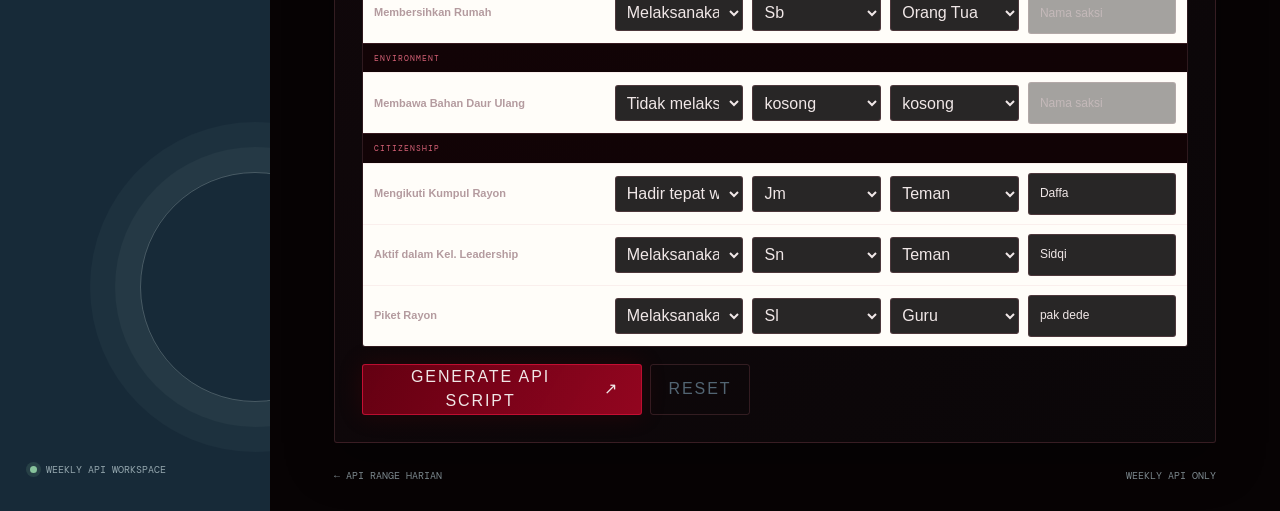
<file: ui/weekly.html>
<!DOCTYPE html>
<html lang="id">
<head>
    <meta charset="UTF-8">
    <meta name="viewport" content="width=device-width, initial-scale=1.0">
    <title>Jurnal Mingguan / AutoFill</title>
    <link rel="stylesheet" href="../style.css">
    <link rel="stylesheet" href="../src/experience.css">
</head>
<body class="experience-page tool-page">
    <div class="battlefield-scenery" aria-hidden="true">
        <div class="scene-void"></div>
        <div class="scene-rift"></div>
        <div class="scene-rock scene-rock-a"></div>
        <div class="scene-rock scene-rock-b"></div>
        <div class="scene-rock scene-rock-c"></div>
        <div class="scene-silhouette"></div>
        <div class="scene-fog scene-fog-a"></div>
        <div class="scene-fog scene-fog-b"></div>
        <div class="scene-particles"></div>
        <div class="scene-embers"></div>
    </div>
    <div class="app-shell">
        <aside class="side-rail">
            <div class="brand-mark"><span>J</span><small>W</small></div>
            <div class="rail-copy">
                <p class="eyebrow">Jurnal mingguan</p>
                <h1>Weekly<br><em>Fill.</em></h1>
                <p class="rail-note">Pilih rentang MEB, generate API script, tempel ke Console.</p>
            </div>
            <div class="rail-footer"><span class="status-dot"></span><span>Weekly API workspace</span></div>
        </aside>
        <main class="workspace">
            <header class="topbar">
                <div>
                    <p class="eyebrow">Workspace / Weekly</p>
                    <h2>Susun jurnal mingguan.</h2>
                </div>
                <div class="topbar-badge"><span class="pulse"></span>Weekly API ready</div>
            </header>
            <nav class="mode-tabs" aria-label="Pilih engine jurnal">
                <a class="mode-tab" href="../">API Range Harian</a>
                <span class="mode-tab active">Jurnal Mingguan</span>
                <a class="mode-tab" href="kejar-toeic.html">Kejar TOEIC</a>
            </nav>

            <section class="weekly-panel weekly-page-panel">
                <div class="section-kicker"><span>01</span><span>Weekly API engine</span></div>
                <div class="weekly-heading">
                    <div>
                        <h2>Pembiasaan mingguan</h2>
                        <p>Pilih rentang MEB, atur kegiatan, generate script, tempel ke Console halaman <code>journal-weekly</code>.</p>
                    </div>
                    <span class="weekly-badge">POST / deed-habbit</span>
                </div>

                <div class="weekly-controls">
                    <label>Mode
                        <select id="weekly-mode">
                            <option value="DRY_RUN">DRY_RUN</option>
                            <option value="RUN">RUN</option>
                        </select>
                    </label>
                    <label>Dari MEB
                        <select id="weekly-meb-from"></select>
                    </label>
                    <label>Sampai MEB
                        <select id="weekly-meb-to"></select>
                    </label>
                    <label class="weekly-check">
                        <input id="weekly-overwrite" type="checkbox">
                        <span>Timpa deed yang sudah ada</span>
                    </label>
                    <label class="weekly-check">
                        <input id="weekly-reload" type="checkbox" checked>
                        <span>Reload setelah RUN</span>
                    </label>
                </div>

                <div id="weekly-range-info" class="weekly-range-info"></div>

                <div class="weekly-list-heading">
                    <span>Kegiatan</span>
                    <span>Kategori</span>
                    <span>Hari</span>
                    <span>Saksi</span>
                    <span>Nama saksi</span>
                </div>
                <div id="weekly-plan-list" class="weekly-plan-list"></div>

                <div id="weekly-error" class="error-box" hidden></div>

                <div class="weekly-actions">
                    <button id="weekly-generate" class="btn btn-primary">Generate API script <span>↗</span></button>
                    <button id="weekly-reset" class="btn btn-outline">Reset</button>
                    <button id="weekly-copy" class="btn btn-outline" hidden>Salin script</button>
                </div>

                <div id="weekly-output-area" class="weekly-output" hidden>
                    <div class="output-header">
                        <span>Weekly API script — tempel ke Console</span>
                    </div>
                    <textarea id="weekly-output" readonly></textarea>
                </div>
            </section>

            <footer class="workspace-footer">
                <a href="../">← API Range Harian</a>
                <span>Weekly API only</span>
            </footer>
        </main>
    </div>
    <script src="weekly-app.js?v=3"></script>
</body>
</html>
</file>
<file: src/experience.css>
:root {
  color-scheme: dark;
  --void: #070304;
  --void-soft: #100709;
  --surface: rgba(18, 8, 11, .88);
  --surface-raised: #180b0f;
  --text: #f0e7e7;
  --text-dim: #b49b9f;
  --text-muted: #745c62;
  --line: rgba(203, 116, 132, .2);
  --line-bright: rgba(220, 20, 60, .46);
  --blood: #dc143c;
  --crimson: #8b0000;
  --glow: #ff3456;
  --gold: #c9a84c;
  --ember: #ff653b;
  --radius-sm: 3px;
  --radius-md: 8px;
  --shadow-soft: 0 16px 48px rgba(0, 0, 0, .34);
  --shadow-deep: 0 34px 100px rgba(0, 0, 0, .54);
  --ease-out: cubic-bezier(.2, .7, .2, 1);
  --ease-spring: cubic-bezier(.2, .85, .2, 1);
  --duration-fast: 180ms;
  --duration: 420ms;
  --page-gutter: 7vw;
}

*, *::before, *::after { box-sizing: border-box; }
html { scroll-behavior: smooth; scroll-padding-top: 94px; scrollbar-color: #651121 var(--void); }
body.experience-page {
  min-width: 320px;
  margin: 0;
  overflow-x: hidden;
  background: var(--void);
  color: var(--text);
  font-family: 'Rajdhani', sans-serif;
  font-size: 16px;
  line-height: 1.55;
  -webkit-font-smoothing: antialiased;
}
body.experience-page::selection { color: white; background: var(--blood); }
body.experience-page a { color: inherit; text-decoration: none; }
body.experience-page button, body.experience-page input, body.experience-page select, body.experience-page textarea { font: inherit; }
body.experience-page button { color: inherit; }
body.experience-page :focus-visible { outline: 2px solid #ff768b; outline-offset: 4px; }

#bg-cosmic, #bg-nebula, .world-canvas, .ambient-canvas, .vignette, .scanlines, #mouse-light { position: fixed; inset: 0; pointer-events: none; }
#bg-cosmic { z-index: 0; background: radial-gradient(ellipse at 31% 20%, rgba(69, 3, 16, .68), transparent 49%), radial-gradient(ellipse at 72% 76%, rgba(43, 3, 12, .56), transparent 47%), radial-gradient(ellipse at 51% 51%, rgba(22, 4, 8, .8), transparent 76%), var(--void); }
#bg-nebula { z-index: 1; background: radial-gradient(circle at 18% 33%, rgba(139,0,0,.12), transparent 39%), radial-gradient(circle at 82% 69%, rgba(100,0,20,.1), transparent 37%), radial-gradient(circle at 55% 50%, rgba(80,0,0,.08), transparent 48%); animation: nebula-drift 22s ease-in-out infinite alternate; }
.world-canvas { z-index: 2; display: block; width: 100%; height: 100%; opacity: .94; }
.ambient-canvas { z-index: 3; width: 100%; height: 100%; opacity: .64; }
.vignette { z-index: 4; background: radial-gradient(ellipse at center, transparent 38%, rgba(0,0,0,.2) 70%, rgba(0,0,0,.82) 100%); }
.scanlines { z-index: 5; opacity: .17; background: repeating-linear-gradient(0deg, transparent 0 3px, rgba(0,0,0,.2) 3px 4px); }
#mouse-light { z-index: 6; inset: auto; left: -500px; top: -500px; width: 390px; height: 390px; border-radius: 50%; background: radial-gradient(circle, rgba(220,20,60,.11), rgba(140,0,24,.035) 42%, transparent 72%); transform: translate(-50%,-50%); transition: left .28s ease, top .28s ease; }
.reading-progress { position: fixed; z-index: 130; inset: 0 0 auto; height: 2px; pointer-events: none; }
.reading-progress span { display: block; width: 100%; height: 100%; background: linear-gradient(90deg, var(--crimson), var(--blood), var(--gold)); transform: scaleX(0); transform-origin: left; }
.experience-header, .mobile-nav, main, .experience-footer { position: relative; z-index: 8; }

.experience-header { position: fixed; z-index: 100; inset: 0 0 auto; min-height: 86px; padding: 0 var(--page-gutter); display: grid; grid-template-columns: 1fr auto 1fr; align-items: center; border-bottom: 1px solid transparent; background: linear-gradient(180deg, rgba(7,3,4,.93), rgba(7,3,4,.24)); transition: min-height var(--duration) var(--ease-out), background var(--duration) ease, border-color var(--duration) ease, backdrop-filter var(--duration) ease; }
.experience-header.is-scrolled { min-height: 66px; border-color: var(--line); background: rgba(7,3,4,.94); backdrop-filter: blur(16px); }
.brand-lockup { display: inline-flex; align-items: center; gap: 11px; width: fit-content; }
.brand-sigil { width: 29px; height: 29px; display: grid; place-items: center; border: 1px solid var(--blood); color: var(--blood); font-family: 'Cinzel', serif; font-size: 16px; font-weight: 800; box-shadow: 0 0 22px rgba(220,20,60,.13); }
.brand-name { color: var(--text); font-family: 'Cinzel', serif; font-size: 15px; font-weight: 800; letter-spacing: .18em; }
.brand-name span { color: var(--blood); }
.desktop-nav { display: flex; align-items: center; gap: 33px; }
.nav-link { position: relative; padding: 10px 0; color: var(--text-dim); font-size: 12px; font-weight: 600; letter-spacing: .1em; text-transform: uppercase; transition: color var(--duration-fast) ease; }
.nav-link::after { position: absolute; left: 0; right: 0; bottom: 3px; height: 1px; content: ''; background: var(--blood); box-shadow: 0 0 10px var(--blood); transform: scaleX(0); transform-origin: left; transition: transform var(--duration) var(--ease-out); }
.nav-link:hover, .nav-link.is-current { color: var(--text); }
.nav-link.is-current::after { transform: scaleX(1); }
.header-action { justify-self: end; display: inline-flex; align-items: center; gap: 16px; padding: 10px 0 10px 16px; color: var(--text-dim); font-family: 'DM Mono', monospace; font-size: 9px; letter-spacing: .12em; text-transform: uppercase; }
.header-action span { color: var(--blood); font-size: 15px; transition: transform var(--duration) var(--ease-out); }
.header-action:hover { color: var(--text); }.header-action:hover span { transform: translate(3px,3px); }
.menu-toggle { display: none; }
.mobile-nav { display: none; }
body.menu-open { overflow: hidden; }
body.menu-open .mobile-nav { display: flex; opacity: 1; visibility: visible; clip-path: inset(0); }

.hero-section { position: relative; min-height: 760px; height: min(940px,100svh); padding: 120px var(--page-gutter) 68px; display: grid; place-items: center; overflow: hidden; isolation: isolate; }
.hero-section::before { position: absolute; z-index: -1; width: min(78vw,980px); aspect-ratio: 1; left: 50%; top: 46%; transform: translate(-50%,-50%); border-radius: 50%; content: ''; background: radial-gradient(circle, rgba(123,0,27,.2), rgba(57,0,12,.07) 45%, transparent 70%); filter: blur(16px); }
.hero-grid { position: absolute; z-index: -1; inset: 0; opacity: .16; background-image: linear-gradient(rgba(255,210,215,.08) 1px, transparent 1px), linear-gradient(90deg, rgba(255,210,215,.08) 1px, transparent 1px); background-size: 84px 84px; mask-image: linear-gradient(180deg,transparent,black 18%,black 78%,transparent); }
.crimson-tree { position: absolute; z-index: -1; bottom: -20%; left: 50%; width: min(94vw,1020px); height: 96%; transform: translateX(-50%); opacity: .62; filter: drop-shadow(0 0 12px rgba(220,20,60,.17)); }
.tree-ring { fill: none; stroke: var(--blood); stroke-width: 1.15; opacity: .4; transform-box: fill-box; transform-origin: center; animation: ring-pulse 4.8s ease-in-out infinite; }
.tree-ring:nth-child(2) { animation-delay: .4s; }.tree-ring:nth-child(3) { animation-delay: .8s; }.tree-ring:nth-child(4) { animation-delay: 1.2s; }.tree-ring:nth-child(5) { animation-delay: 1.6s; }
.tree-branches { opacity: .72; stroke-dasharray: 900; stroke-dashoffset: 900; animation: branch-draw 3.8s 300ms ease forwards; }
.hero-content { position: relative; z-index: 8; width: min(880px,100%); text-align: center; }
.hero-subtitle, .section-tag, .field-label, .hero-coordinate, .intro-index, .section-index, .weekly-topline, .weekly-list-heading, .kejar-group-heading, .back-to-top { color: var(--text-muted); font-family: 'DM Mono', monospace; font-size: 9px; font-weight: 400; letter-spacing: .16em; line-height: 1.6; text-transform: uppercase; }
.hero-subtitle { display: flex; align-items: center; justify-content: center; gap: 11px; margin: 0 0 25px; color: #d1a6ae; }
.status-indicator { width: 6px; height: 6px; border-radius: 50%; background: var(--blood); box-shadow: 0 0 13px var(--blood); }
.hero-title { margin: 0; color: var(--text); font-family: 'Cinzel', serif; font-size: 88px; font-weight: 800; letter-spacing: .045em; line-height: 1.04; text-shadow: 0 0 48px rgba(220,20,60,.12); }
.hero-title > span { display: inline-block; animation: title-rise 950ms var(--ease-spring) both; }.hero-title > span:nth-child(2) { animation-delay: 160ms; }
.title-highlight { background: linear-gradient(180deg,#f5eaea 4%,#dd2947 55%,#8b0000 100%); background-clip: text; color: transparent; filter: drop-shadow(0 0 20px rgba(220,20,60,.22)); }
.hero-desc { max-width: 540px; margin: 22px auto 29px; color: #b59da1; font-size: 18px; line-height: 1.7; }
.hero-btns { display: flex; flex-wrap: wrap; justify-content: center; gap: 12px; }
.btn { min-height: 48px; display: inline-flex; align-items: center; justify-content: center; gap: 20px; padding: 0 22px; border: 1px solid var(--line-bright); border-radius: var(--radius-sm); background: transparent; color: var(--text); cursor: pointer; font-family: 'DM Mono', monospace; font-size: 9px; letter-spacing: .12em; text-transform: uppercase; transition: border-color var(--duration-fast) ease, background var(--duration-fast) ease, color var(--duration-fast) ease, box-shadow var(--duration) ease; }
.btn:hover { border-color: var(--glow); background: rgba(139,0,0,.16); box-shadow: 0 0 24px rgba(220,20,60,.1); }
.btn:active { background: rgba(139,0,0,.25); }.btn:disabled { cursor: wait; opacity: .52; }
.btn-primary { border-color: rgba(220,20,60,.72); background: linear-gradient(120deg,rgba(106,0,19,.94),rgba(176,5,37,.82)); color: white; box-shadow: 0 0 24px rgba(139,0,0,.18); }
.btn-primary:hover { border-color: #ff607a; background: linear-gradient(120deg,#710016,#c30e35); box-shadow: 0 8px 34px rgba(220,20,60,.22); }
.btn-secondary { border-color: rgba(203,116,132,.34); color: #d4bcc0; }
.scroll-indicator { position: absolute; left: 50%; bottom: 27px; display: flex; flex-direction: column; align-items: center; gap: 9px; transform: translateX(-50%); color: var(--text-muted); font-family: 'DM Mono', monospace; font-size: 8px; letter-spacing: .18em; text-transform: uppercase; }
.scroll-indicator i { width: 1px; height: 38px; background: linear-gradient(var(--blood),transparent); transform-origin: top; animation: scroll-beat 2.2s ease-in-out infinite; }
.hero-coordinate { position: absolute; left: var(--page-gutter); bottom: 37px; display: flex; gap: 20px; }
.hero-coordinate span:first-child { color: var(--blood); }

.intro-band { min-height: 196px; padding: 43px var(--page-gutter); display: grid; grid-template-columns: .75fr 1.2fr .9fr; align-items: center; gap: 7%; border-top: 1px solid var(--line); border-bottom: 1px solid var(--line); background: linear-gradient(90deg,rgba(21,6,10,.92),rgba(11,6,8,.9)); }
.intro-label { margin: 0; color: #eadcde; font-family: 'Cinzel',serif; font-size: 17px; font-weight: 600; line-height: 1.55; }.intro-label em { color: #ce6477; font-style: normal; }
.intro-copy { max-width: 530px; margin: 0; color: var(--text-dim); font-size: 15px; line-height: 1.8; }
.intro-index { justify-self: end; display: flex; align-items: center; gap: 9px; font-size: 8px; white-space: nowrap; }.intro-index span:first-child { color: var(--blood); }.intro-index i { width: 18px; height: 1px; background: var(--line-bright); }

.workflow-section { position: relative; z-index: 8; max-width: 1330px; margin: 0 auto; padding: 116px var(--page-gutter) 112px; scroll-margin-top: 74px; }
.section-heading { max-width: 800px; margin: 0 auto 54px; text-align: center; }
.section-tag { margin: 0 0 14px; color: var(--blood); text-shadow: 0 0 14px rgba(220,20,60,.28); }
.section-title { margin: 0; color: #eadfe0; font-family: 'Cinzel',serif; font-size: 48px; font-weight: 700; letter-spacing: .025em; line-height: 1.18; text-shadow: 0 0 32px rgba(139,0,0,.18); }
.section-deck { max-width: 54ch; margin: 15px auto 0; color: var(--text-dim); font-size: 15px; line-height: 1.75; }
.section-line { width: 76px; height: 1px; margin: 22px auto 0; background: linear-gradient(90deg,transparent,var(--blood),transparent); box-shadow: 0 0 12px rgba(220,20,60,.28); }
.date-panel, .panel, .weekly-panel { position: relative; min-width: 0; overflow: hidden; border: 1px solid var(--line); border-radius: var(--radius-sm); background: linear-gradient(135deg,rgba(23,9,13,.92),rgba(11,7,9,.95)); box-shadow: var(--shadow-soft); }
.date-panel::before, .panel::before, .weekly-panel::before { position: absolute; top: 0; left: 0; width: 58px; height: 1px; content: ''; background: linear-gradient(90deg,var(--blood),transparent); box-shadow: 0 0 16px rgba(220,20,60,.35); }
.date-panel { display: grid; grid-template-columns: .8fr 1.1fr; align-items: end; gap: 15px 38px; padding: 25px 29px 19px; }
.date-panel-intro { grid-column: 1/-1; display: grid; grid-template-columns: 1fr 1.1fr; align-items: end; gap: 4px 30px; }
.field-label { color: var(--blood); font-size: 8px; }.date-panel-intro .field-label { grid-column: 1/-1; }
.date-panel-intro h3, .weekly-heading h3 { margin: 7px 0 0; color: var(--text); font-family: 'Cinzel',serif; font-size: 17px; font-weight: 600; }
.date-panel-intro p, .weekly-heading p { margin: 5px 0 0; color: var(--text-muted); font-size: 12px; }
.date-row { grid-column: 1/-1; display: flex; align-items: end; gap: 14px; max-width: 600px; }
.input-group { display: flex; min-width: 0; flex: 1; flex-direction: column; gap: 7px; }
.input-group label, .weekly-controls label { color: var(--text-muted); font-family: 'DM Mono',monospace; font-size: 8px; letter-spacing: .1em; text-transform: uppercase; }
.date-arrow { padding-bottom: 12px; color: var(--blood); font-family: 'DM Mono',monospace; font-size: 12px; }
.experience-page input[type='date'], .experience-page select, .experience-page input[type='number'], .experience-page input[type='text'], .experience-page textarea { width: 100%; border: 1px solid rgba(203,116,132,.22); border-radius: var(--radius-sm); background: rgba(5,3,4,.86); color: var(--text); }
.experience-page input[type='date'], .experience-page select, .experience-page input[type='number'], .experience-page input[type='text'] { min-height: 42px; padding: 9px 11px; color-scheme: dark; font-size: 12px; transition: border-color var(--duration-fast) ease, background var(--duration-fast) ease; }
.experience-page select { cursor: pointer; }.experience-page input:focus, .experience-page select:focus, .experience-page textarea:focus { outline: none; border-color: rgba(255,88,113,.78); background: rgba(18,5,9,.98); box-shadow: 0 0 0 3px rgba(220,20,60,.11); }
.date-info { grid-column: 1/-1; min-height: 18px; color: var(--text-muted); font-size: 11px; }.date-info .success { color: #b6b189; }.date-info .error { color: #e69aa6; }
.activity-heading { display: flex; align-items: end; justify-content: space-between; gap: 20px; margin: 61px 0 19px; }
.activity-heading h3 { margin: 7px 0 0; color: #eadfe0; font-family: 'Cinzel',serif; font-size: 23px; font-weight: 600; }
.activity-heading > p { max-width: 34ch; margin: 0; color: var(--text-muted); font-size: 12px; }
.activity-grid { display: grid; grid-template-columns: repeat(2,minmax(0,1fr)); gap: 13px; }
.panel { padding: 21px 22px 19px; }.panel-wide { grid-column: span 2; }
.panel-heading { display: flex; align-items: center; gap: 12px; margin: 0 0 17px; }.panel-heading h3 { margin: 0; color: #ebdfe1; font-family: 'Cinzel',serif; font-size: 13px; font-weight: 600; }.panel-heading p { margin: 3px 0 0; color: var(--text-muted); font-size: 11px; }
.panel-index { width: 27px; height: 27px; display: grid; place-items: center; border: 1px solid rgba(220,20,60,.48); border-radius: 50%; color: #e55770; font-family: 'DM Mono',monospace; font-size: 8px; }
.compact-table { width: 100%; border-collapse: collapse; color: var(--text-dim); font-size: 11px; }.compact-table th { padding: 0 8px 9px; border-bottom: 1px solid var(--line); color: var(--text-muted); font-family: 'DM Mono',monospace; font-size: 7px; font-weight: 400; letter-spacing: .1em; text-align: left; text-transform: uppercase; }.compact-table td { padding: 8px; border-bottom: 1px solid rgba(203,116,132,.085); }.compact-table tr:last-child td { border-bottom: 0; }.compact-table .label-col { width: 88px; color: var(--text); font-weight: 600; }.compact-table select { min-height: 34px; padding: 6px 7px; font-size: 10px; }
.compact-grid { display: grid; grid-template-columns: repeat(auto-fit,minmax(165px,1fr)); gap: 14px 18px; }.compact-item { display: flex; flex-direction: column; gap: 6px; }.compact-item label { color: var(--text-muted); font-family: 'DM Mono',monospace; font-size: 8px; letter-spacing: .09em; text-transform: uppercase; }
.action-panel { display: grid; grid-template-columns: .8fr 1.2fr; gap: 38px; margin-top: 13px; padding: 30px; border: 1px solid rgba(175,28,54,.33); border-radius: var(--radius-sm); background: radial-gradient(ellipse at 100% 0%,rgba(112,0,20,.19),transparent 44%),linear-gradient(135deg,#19080d,#0a0608 70%); box-shadow: var(--shadow-deep); }
.action-copy h3 { margin: 17px 0 0; color: #eee2e3; font-family: 'Cinzel',serif; font-size: 29px; font-weight: 600; line-height: 1.16; }.action-copy p { max-width: 36ch; margin: 12px 0 0; color: var(--text-dim); font-size: 12px; line-height: 1.8; }.action-controls { min-width: 0; align-self: end; }
.preview-box { display: grid; grid-template-columns: repeat(4,minmax(0,1fr)); gap: 8px; margin-bottom: 13px; }.preview-item { min-height: 76px; display: flex; flex-direction: column; align-items: center; justify-content: center; gap: 1px; padding: 8px; border: 1px solid var(--line); border-radius: var(--radius-sm); background: rgba(255,255,255,.018); text-align: center; }.preview-item .preview-icon { color: #dc6074; font-size: 13px; }.preview-item strong { color: var(--text); font-family: 'Cinzel',serif; font-size: 16px; font-weight: 600; }.preview-item small { color: var(--text-muted); font-family: 'DM Mono',monospace; font-size: 7px; letter-spacing: .04em; }.empty-preview { grid-column: 1/-1; padding: 16px; color: var(--text-muted); font-size: 11px; }
.btn-group { display: flex; gap: 8px; }.btn-group .btn-primary { flex: 1; }.btn-outline { min-width: 94px; border-color: var(--line); color: var(--text-dim); }.btn-outline:hover { color: var(--text); }
.output-area { grid-column: 1/-1; padding-top: 19px; border-top: 1px solid var(--line); }.output-header { display: flex; align-items: center; justify-content: space-between; gap: 12px; margin-bottom: 10px; color: var(--text-dim); font-family: 'DM Mono',monospace; font-size: 8px; letter-spacing: .09em; text-transform: uppercase; }.btn-sm { min-height: 34px; padding: 0 12px; font-size: 8px; }.experience-page textarea { min-height: 180px; padding: 13px; resize: vertical; color: #d5b8c0; font-family: 'DM Mono',monospace; font-size: 9px; line-height: 1.65; }.error-box { margin: 0 0 12px; padding: 10px 12px; border: 1px solid rgba(220,20,60,.38); border-radius: var(--radius-sm); background: rgba(139,0,0,.13); color: #e8a3ae; font-size: 11px; }

.weekly-section { max-width: none; padding-inline: max(var(--page-gutter), calc((100vw - 1330px)/2)); background: linear-gradient(180deg,rgba(14,5,8,.38),rgba(24,6,11,.44),rgba(9,5,7,.4)); border-top: 1px solid rgba(203,116,132,.11); border-bottom: 1px solid rgba(203,116,132,.11); }
.weekly-panel { max-width: 1190px; margin: 0 auto; padding: 27px; }.weekly-topline { display: flex; align-items: center; justify-content: space-between; gap: 15px; }.weekly-topline .field-label { color: var(--blood); }.weekly-badge { padding: 7px 10px; border: 1px solid var(--line); color: var(--text-muted); font-family: 'DM Mono',monospace; font-size: 8px; letter-spacing: .1em; text-transform: uppercase; }
.weekly-heading { margin: 27px 0 24px; }.weekly-heading h3 { font-size: 20px; }.weekly-heading p { font-size: 12px; }
.weekly-controls { display: flex; align-items: end; flex-wrap: wrap; gap: 12px; margin-bottom: 17px; }.weekly-controls label { display: flex; min-width: 145px; flex-direction: column; gap: 6px; color: var(--text-muted); }.weekly-controls .weekly-check { min-width: auto; flex-direction: row; align-items: center; gap: 8px; padding-bottom: 10px; color: var(--text-dim); font-family: 'Rajdhani',sans-serif; font-size: 12px; letter-spacing: 0; text-transform: none; }.weekly-check input { accent-color: var(--blood); }
.weekly-range-info { margin: 0 0 19px; padding: 10px 12px; border-left: 1px solid var(--blood); background: rgba(139,0,0,.08); color: var(--text-dim); font-family: 'DM Mono',monospace; font-size: 9px; }
.weekly-list-heading, .weekly-plan-row { display: grid; grid-template-columns: minmax(210px,1.8fr) repeat(3,minmax(110px,1fr)) minmax(135px,1.15fr); align-items: center; gap: 9px; }.weekly-list-heading { padding: 0 11px 9px; color: var(--text-muted); font-size: 7px; }.weekly-plan-list { overflow: hidden; border: 1px solid var(--line); border-radius: var(--radius-sm); background: rgba(5,3,4,.6); }.weekly-plan-aspect { padding: 8px 11px; border-top: 1px solid var(--line); background: rgba(139,0,0,.07); color: #d66277; font-family: 'DM Mono',monospace; font-size: 8px; letter-spacing: .13em; }.weekly-plan-row { padding: 9px 11px; border-top: 1px solid rgba(203,116,132,.1); }.weekly-plan-row strong { color: var(--text-dim); font-size: 11px; font-weight: 600; }.weekly-plan-row select, .weekly-plan-row input { min-width: 0; min-height: 36px; padding: 6px 7px; font-size: 10px; }.weekly-plan-row input:disabled { opacity: .42; }.weekly-plan-row input::placeholder { color: var(--text-muted); }
.weekly-actions { display: flex; flex-wrap: wrap; gap: 8px; margin-top: 17px; }.weekly-actions .btn-primary { min-width: 220px; }.weekly-actions [hidden] { display: none !important; }.weekly-output { margin-top: 18px; padding-top: 19px; border-top: 1px solid var(--line); }

.kejar-section { padding-bottom: 124px; }.kejar-group { max-width: 1100px; margin: 0 auto 35px; }.kejar-group-heading { display: flex; align-items: center; justify-content: space-between; padding: 0 0 12px; border-bottom: 1px solid var(--line); }.kejar-group-heading > span:last-child { color: var(--text-muted); font-family: 'DM Mono',monospace; font-size: 8px; }.kejar-grid { display: grid; grid-template-columns: repeat(2,minmax(0,1fr)); gap: 10px; padding-top: 12px; }
.kartu-game { position: relative; min-height: 90px; display: flex; align-items: center; gap: 15px; padding: 16px 18px; border: 1px solid var(--line); border-radius: var(--radius-sm); background: linear-gradient(130deg,rgba(25,8,13,.94),rgba(9,6,8,.94)); color: var(--text); text-align: left; cursor: pointer; transition: border-color var(--duration) ease, background var(--duration) ease, padding var(--duration) var(--ease-out); }.kartu-game:hover { padding-left: 22px; border-color: rgba(220,20,60,.55); background: linear-gradient(130deg,rgba(41,8,16,.97),rgba(11,6,8,.98)); }.game-index { color: var(--blood); font-family: 'DM Mono',monospace; font-size: 9px; letter-spacing: .12em; }.game-copy { display: flex; min-width: 0; flex: 1; flex-direction: column; gap: 3px; }.game-title { color: #eddddf; font-family: 'Cinzel',serif; font-size: 12px; font-weight: 600; }.game-tagline { color: var(--text-muted); font-size: 11px; }.game-arrow { color: #a26170; font-size: 16px; transition: color var(--duration-fast) ease, transform var(--duration) var(--ease-out); }.kartu-game:hover .game-arrow { color: var(--glow); transform: translate(3px,-3px); }
.kejar-card { position: relative; display: flex; width: 100%; min-height: 96px; align-items: center; gap: 15px; padding: 16px 18px; border: 1px solid var(--line); border-radius: var(--radius-sm); background: linear-gradient(130deg,rgba(25,8,13,.94),rgba(9,6,8,.94)); color: var(--text); text-align: left; cursor: pointer; transition: border-color var(--duration) ease, background var(--duration) ease; }.kejar-card:hover { border-color: rgba(220,20,60,.55); background: linear-gradient(130deg,rgba(41,8,16,.97),rgba(11,6,8,.98)); }.kejar-card-index { color: var(--blood); font-family: 'DM Mono',monospace; font-size: 9px; }.kejar-card-body { flex: 1; }.kejar-card-body h3 { margin: 0; color: var(--text); font-family: 'Cinzel',serif; font-size: 13px; }.kejar-card-body p { margin: 2px 0 0; color: var(--text-muted); font-size: 11px; }.kejar-card-arrow { color: var(--blood); }
.experience-page #__km_modal { background: rgba(4,1,3,.84) !important; backdrop-filter: blur(14px) !important; }.experience-page #__km_modal > div { border: 1px solid var(--line-bright) !important; border-radius: var(--radius-sm) !important; background: #12080b !important; box-shadow: var(--shadow-deep) !important; }.experience-page #__km_modal > div > div:first-child { border-color: var(--line) !important; }.experience-page #__km_modal button { border: 1px solid var(--line) !important; border-radius: var(--radius-sm) !important; background: rgba(139,0,0,.22) !important; color: var(--text) !important; }.experience-page #__km_modal button:hover { border-color: var(--glow) !important; background: rgba(139,0,0,.42) !important; }.experience-page #__km_modal textarea { border-color: var(--line) !important; border-radius: var(--radius-sm) !important; background: #080405 !important; color: #e4c8cd !important; }

.closing-section { position: relative; min-height: 385px; display: flex; flex-direction: column; align-items: center; justify-content: center; overflow: hidden; border-top: 1px solid var(--line); border-bottom: 1px solid var(--line); background: radial-gradient(ellipse at 50% 120%,rgba(115,0,25,.25),transparent 57%),rgba(9,4,6,.9); text-align: center; }.closing-section > .field-label { position: relative; z-index: 2; color: var(--blood); }.closing-section > p { position: relative; z-index: 2; margin: 20px 0; color: #ebdfe0; font-family: 'Cinzel',serif; font-size: 37px; font-weight: 600; line-height: 1.25; }.closing-section > p em { color: #c86073; font-style: normal; }.closing-link { position: relative; z-index: 2; display: inline-flex; align-items: center; gap: 18px; color: var(--text-dim); font-family: 'DM Mono',monospace; font-size: 9px; letter-spacing: .1em; text-transform: uppercase; }.closing-link:hover { color: white; }.closing-link span { color: var(--blood); font-size: 15px; }
.closing-orbit { position: absolute; top: 51%; left: 50%; width: 610px; height: 420px; transform: translate(-50%,-50%); }.closing-orbit i { position: absolute; inset: 0; border: 1px solid rgba(220,20,60,.12); border-radius: 50%; transform: scaleY(.44); }.closing-orbit i:nth-child(2) { inset: 38px; transform: rotate(47deg) scaleY(.4); }.closing-orbit i:nth-child(3) { inset: 88px; transform: rotate(-45deg) scaleY(.47); }
.experience-footer { min-height: 88px; padding: 18px var(--page-gutter); display: flex; align-items: center; justify-content: space-between; gap: 18px; }.footer-note { color: var(--text-muted); font-size: 11px; }.back-to-top { display: inline-flex; align-items: center; gap: 11px; color: var(--text-dim); font-size: 8px; }.back-to-top span { color: var(--blood); font-size: 14px; }

.reveal-up { opacity: 0; transform: translateY(22px); transition: opacity 750ms var(--ease-out), transform 750ms var(--ease-out); }.reveal-up.is-visible { opacity: 1; transform: translateY(0); }.activity-grid .reveal-up:nth-child(2), .kejar-group.reveal-up { transition-delay: 70ms; }.activity-grid .reveal-up:nth-child(3) { transition-delay: 130ms; }.activity-grid .reveal-up:nth-child(4) { transition-delay: 190ms; }.activity-grid .reveal-up:nth-child(5) { transition-delay: 240ms; }
.magnetic-link.is-magnetic, .magnetic-button.is-magnetic { transform: translate(var(--magnetic-x,0),var(--magnetic-y,0)); }
@keyframes title-rise { from { opacity: 0; transform: translateY(105%); } to { opacity: 1; transform: translateY(0); } }
@keyframes ring-pulse { 0%,100% { opacity: .3; transform: scale(1); } 50% { opacity: .74; transform: scale(1.02); } }
@keyframes branch-draw { to { stroke-dashoffset: 0; } }
@keyframes nebula-drift { from { transform: scale(1) rotate(0deg); opacity: .75; } to { transform: scale(1.06) rotate(1deg); opacity: .96; } }
@keyframes scroll-beat { 0%,100% { opacity: .32; transform: scaleY(.82); } 50% { opacity: 1; transform: scaleY(1.08); } }

@media (max-width: 1100px) {
  :root { --page-gutter: 5vw; }
  .hero-title { font-size: 76px; }.crimson-tree { width: 104vw; opacity: .52; }
  .weekly-plan-row, .weekly-list-heading { grid-template-columns: minmax(175px,1.5fr) repeat(3,minmax(90px,1fr)) minmax(110px,1.1fr); gap: 7px; }
}
@media (max-width: 760px) {
  :root { --page-gutter: 25px; }
  .experience-header { min-height: 70px; grid-template-columns: 1fr auto; }.experience-header.is-scrolled { min-height: 62px; }.desktop-nav, .header-action { display: none; }
  .menu-toggle { position: relative; z-index: 105; width: 43px; height: 43px; display: flex; flex-direction: column; align-items: center; justify-content: center; gap: 6px; border: 1px solid var(--line); border-radius: 50%; background: rgba(18,8,11,.78); cursor: pointer; }.menu-toggle span { width: 14px; height: 1px; background: #e6c5cb; transition: transform var(--duration) var(--ease-out); }.menu-toggle[aria-expanded="true"] span:first-child { transform: translateY(3.5px) rotate(45deg); }.menu-toggle[aria-expanded="true"] span:last-child { transform: translateY(-3.5px) rotate(-45deg); }
  .mobile-nav { position: fixed; z-index: 90; inset: 0; padding: 110px var(--page-gutter) 35px; display: flex; flex-direction: column; justify-content: center; gap: 12px; background: rgba(7,3,4,.98); opacity: 0; visibility: hidden; clip-path: inset(0 0 100% 0); transition: clip-path 500ms var(--ease-out); }.mobile-nav.is-open { opacity: 1; visibility: visible; clip-path: inset(0); }.mobile-nav a { display: flex; align-items: baseline; gap: 17px; padding: 11px 0; border-bottom: 1px solid var(--line); color: #e7d9db; font-family: 'Cinzel',serif; font-size: 23px; }.mobile-nav a span { color: var(--blood); font-family: 'DM Mono',monospace; font-size: 8px; }.mobile-nav small { margin-top: 24px; color: var(--text-muted); font-family: 'DM Mono',monospace; font-size: 8px; letter-spacing: .14em; }
  .hero-section { min-height: 790px; height: 100svh; padding-top: 100px; }.hero-title { font-size: 64px; }.hero-desc { max-width: 420px; font-size: 16px; }.crimson-tree { bottom: -8%; width: 130vw; height: 78%; opacity: .44; }.hero-coordinate { bottom: 22px; font-size: 7px; }.scroll-indicator { bottom: 21px; }
  .intro-band { min-height: auto; grid-template-columns: 1fr auto; gap: 18px 20px; padding: 31px var(--page-gutter); }.intro-copy { grid-column: 1/-1; grid-row: 2; }.intro-index { grid-column: 2; grid-row: 1; font-size: 7px; gap: 5px; }.intro-index i { width: 9px; }
  .workflow-section { padding: 84px var(--page-gutter) 80px; }.section-heading { margin-bottom: 39px; }.section-title { font-size: 36px; }.section-deck { max-width: 46ch; font-size: 13px; }.date-panel { padding: 21px; }.activity-grid { grid-template-columns: 1fr; }.panel-wide { grid-column: auto; }.activity-heading { display: block; margin-top: 43px; }.activity-heading > p { margin-top: 8px; }
  .action-panel { grid-template-columns: 1fr; gap: 24px; padding: 23px; }.action-copy h3 { font-size: 27px; }.preview-box { grid-template-columns: repeat(2,minmax(0,1fr)); }
  .weekly-panel { padding: 20px 15px; }.weekly-heading { margin: 21px 0; }.weekly-controls { align-items: stretch; flex-direction: column; }.weekly-controls label { min-width: 0; }.weekly-controls .weekly-check { padding-bottom: 0; }.weekly-list-heading { display: none; }.weekly-plan-row { grid-template-columns: repeat(2,minmax(0,1fr)); padding: 12px 10px; }.weekly-plan-row strong { grid-column: 1/-1; }.weekly-plan-row input { grid-column: 1/-1; }.weekly-actions { flex-direction: column; }.weekly-actions .btn { width: 100%; }.weekly-actions .btn-primary { min-width: 0; }
  .kejar-grid { grid-template-columns: 1fr; }.closing-section { min-height: 330px; padding: 25px; }.closing-section > p { font-size: 30px; }.closing-orbit { width: 440px; height: 340px; }.experience-footer { flex-wrap: wrap; padding: 18px var(--page-gutter); }.footer-note { order: 3; width: 100%; }
}
@media (max-width: 480px) {
  .hero-section { min-height: 740px; }.hero-title { font-size: 51px; letter-spacing: .025em; }.hero-subtitle { max-width: 30ch; margin-inline: auto; font-size: 8px; }.hero-desc { max-width: 34ch; font-size: 14px; }.hero-btns { flex-direction: column; align-items: center; }.hero-btns .btn { width: min(100%,270px); }.crimson-tree { width: 150vw; opacity: .36; }
  .intro-label { font-size: 14px; }.intro-index { letter-spacing: .08em; }.intro-index i { width: 5px; }
  .section-title { font-size: 30px; }.date-panel-intro { grid-template-columns: 1fr; }.date-row { gap: 8px; }.date-arrow { font-size: 9px; }.compact-table { table-layout: fixed; }.compact-table .label-col { width: 59px; }.compact-table td, .compact-table th { padding-right: 4px; padding-left: 4px; }.compact-table select { padding: 5px 3px; font-size: 9px; }
  .btn-group { display: grid; grid-template-columns: 1fr; }.btn-group .btn { width: 100%; }.output-header { align-items: flex-start; flex-direction: column; }.btn-outline { min-height: 42px; }
  .weekly-topline { align-items: flex-start; flex-direction: column; }.weekly-plan-row { gap: 7px; }.weekly-plan-row select, .weekly-plan-row input { font-size: 9px; }.weekly-badge { width: fit-content; }.back-to-top { font-size: 7px; }
}
@media (prefers-reduced-motion: reduce) {
  *, *::before, *::after { scroll-behavior: auto !important; animation-duration: .01ms !important; animation-iteration-count: 1 !important; transition-duration: .01ms !important; }
  .reveal-up { opacity: 1; transform: none; }.tree-branches { stroke-dashoffset: 0; }
}

.hero-section::before { z-index: 0; width: min(96vw, 1180px); top: 43%; background: radial-gradient(ellipse, rgba(184, 7, 37, .3), rgba(103, 3, 22, .14) 36%, rgba(42, 0, 9, .04) 62%, transparent 76%); filter: blur(24px); }
.world-atmosphere { position: absolute; z-index: 0; inset: 0; overflow: hidden; pointer-events: none; }
.world-bloom { position: absolute; top: 2%; left: 50%; width: min(74vw, 900px); aspect-ratio: 1; transform: translateX(-50%); border-radius: 50%; background: radial-gradient(circle, rgba(255,67,79,.23) 0, rgba(179,7,33,.15) 9%, rgba(85,3,20,.1) 27%, transparent 67%); filter: blur(18px); animation: core-flicker 7s ease-in-out infinite alternate; }
.world-rift { position: absolute; top: -15%; left: 50%; width: min(47vw, 560px); height: 102%; transform: translateX(-50%) rotate(8deg); background: linear-gradient(90deg, transparent 4%, rgba(255,75,92,.035) 31%, rgba(255,90,95,.2) 49%, rgba(255,194,159,.28) 50%, rgba(220,20,60,.17) 51%, rgba(123,0,25,.07) 68%, transparent 96%); clip-path: polygon(47% 0, 55% 0, 68% 19%, 55% 36%, 65% 53%, 53% 70%, 58% 100%, 39% 100%, 46% 77%, 35% 57%, 45% 38%, 34% 19%); filter: blur(11px); opacity: .86; animation: rift-breathe 9s ease-in-out infinite alternate; }
.world-horizon { position: absolute; inset: 43% -8% 0; background: radial-gradient(ellipse at 50% 8%, rgba(243,31,54,.18), transparent 45%), linear-gradient(180deg, transparent, rgba(28,3,10,.22) 48%, rgba(4,2,4,.91) 100%); }
.world-ground { position: absolute; right: -10%; bottom: -22%; left: -10%; height: 42%; background: radial-gradient(ellipse at 50% 0, rgba(158,12,34,.26), rgba(42,5,13,.48) 39%, rgba(5,3,5,.98) 76%); clip-path: polygon(0 32%, 13% 20%, 25% 29%, 37% 12%, 50% 23%, 64% 9%, 77% 27%, 89% 17%, 100% 32%, 100% 100%, 0 100%); }
.world-spire { position: absolute; bottom: 17%; width: clamp(70px, 12vw, 175px); height: 46%; opacity: .76; background: linear-gradient(90deg, rgba(3,2,4,.96), rgba(29,5,12,.86) 51%, rgba(5,2,4,.99)); filter: drop-shadow(0 0 26px rgba(121,0,24,.17)); }
.spire-left { left: 5%; clip-path: polygon(37% 0, 62% 9%, 58% 31%, 73% 39%, 67% 100%, 6% 100%, 18% 47%, 31% 41%); }
.spire-right { right: 5%; height: 54%; width: clamp(84px, 15vw, 210px); clip-path: polygon(48% 0, 59% 26%, 76% 33%, 72% 46%, 96% 100%, 14% 100%, 25% 54%, 38% 43%, 34% 29%); }
.world-spire::after { position: absolute; inset: 14% 22% 5%; content: ''; background: repeating-linear-gradient(180deg, transparent 0 23px, rgba(247,33,59,.21) 24px, transparent 25px 37px); opacity: .58; mask-image: linear-gradient(180deg, transparent, black 20%, black 78%, transparent); }
.world-shard { position: absolute; width: clamp(18px, 3.4vw, 48px); aspect-ratio: .56; border: 1px solid rgba(245,94,115,.42); background: linear-gradient(145deg, rgba(255,102,123,.24), rgba(92,0,18,.08) 48%, rgba(0,0,0,.7)); clip-path: polygon(48% 0,100% 38%,68% 100%,5% 70%,20% 29%); box-shadow: 0 0 22px rgba(220,20,60,.2); animation: shard-drift 8s ease-in-out infinite alternate; }
.shard-one { top: 24%; left: 19%; transform: rotate(18deg); }.shard-two { top: 36%; right: 16%; animation-delay: -3s; transform: rotate(-24deg) scale(.7); }.shard-three { top: 61%; left: 27%; animation-delay: -5s; transform: rotate(44deg) scale(.48); }
.crimson-tree { z-index: 2; bottom: -18%; width: min(105vw, 1160px); height: 102%; opacity: .83; filter: drop-shadow(0 0 11px rgba(255,31,63,.42)) drop-shadow(0 0 42px rgba(173,0,29,.24)); }
.tree-ring { stroke: #ff405b; stroke-width: 1.4; opacity: .55; filter: drop-shadow(0 0 5px rgba(255,37,65,.9)); }
.tree-ring:nth-child(2), .tree-ring:nth-child(4) { stroke: #ff8a8d; stroke-width: 1; }
.tree-branches { opacity: .9; stroke-dasharray: 1200; stroke-dashoffset: 1200; filter: drop-shadow(0 0 4px rgba(255,41,74,.76)); animation: branch-draw 4.4s 250ms ease forwards; }
.tree-branches path:nth-child(3n) { stroke-width: 1.6; }
.hero-content { text-shadow: 0 3px 20px rgba(0,0,0,.8); }
.hero-title { font-size: clamp(64px, 7.2vw, 102px); text-shadow: 0 3px 32px rgba(0,0,0,.94), 0 0 68px rgba(17,0,5,.76); }
.title-highlight { background: linear-gradient(180deg,#fff2ed 3%,#ff8990 29%,#f3284b 65%,#a80425 100%); background-clip: text; filter: drop-shadow(0 0 19px rgba(255,35,67,.34)) drop-shadow(0 3px 14px rgba(0,0,0,.8)); }
.hero-desc { color: #dfc9cc; text-shadow: 0 2px 14px #080204, 0 0 22px #080204; }
.hero-coordinate span:last-child { color: #a98489; }

@keyframes core-flicker { 0% { opacity: .68; transform: translateX(-50%) scale(.96); } 48% { opacity: 1; transform: translateX(-50%) scale(1.04); } 53% { opacity: .77; } 100% { opacity: .92; transform: translateX(-50%) scale(1.02); } }
@keyframes rift-breathe { from { opacity: .56; transform: translateX(-50%) rotate(8deg) scaleX(.88); } to { opacity: .98; transform: translateX(-50%) rotate(5deg) scaleX(1.08); } }
@keyframes shard-drift { from { margin-top: -7px; filter: drop-shadow(0 0 9px rgba(220,20,60,.12)); } to { margin-top: 12px; filter: drop-shadow(0 0 21px rgba(255,36,71,.36)); } }

@media (max-width: 760px) {
  .world-bloom { top: 10%; width: 112vw; }
  .world-rift { width: 78vw; height: 76%; top: 3%; }
  .world-spire { bottom: 14%; opacity: .65; }
  .world-ground { bottom: -14%; height: 34%; }
  .crimson-tree { bottom: -1%; width: 145vw; height: 79%; opacity: .72; }
  .hero-title { font-size: clamp(48px, 10.4vw, 72px); letter-spacing: .01em; }
  .world-shard { opacity: .7; }
}
@media (max-width: 480px) {
  .hero-title { font-size: clamp(42px, 10vw, 52px); letter-spacing: 0; }
  .world-spire { width: 68px; height: 36%; }
  .spire-left { left: -2%; }.spire-right { right: -3%; height: 40%; }
  .crimson-tree { width: 165vw; height: 72%; opacity: .64; }
  .world-rift { width: 96vw; opacity: .66; }
  .tree-branches { stroke-dasharray: none; stroke-dashoffset: 0; }
}

.world-contact { position: relative; width: min(100%,570px); min-height: 76px; display: grid; grid-template-columns: 32px minmax(0,1fr) auto; align-items: center; gap: 14px; margin: 29px auto 0; padding: 12px 14px; border-top: 1px solid rgba(190,125,155,.22); border-bottom: 1px solid rgba(190,125,155,.12); background: linear-gradient(90deg,rgba(13,6,17,.32),rgba(13,6,17,.72),rgba(13,6,17,.32)); text-align: left; backdrop-filter: blur(5px); transition: border-color 450ms ease, background 450ms ease, box-shadow 450ms ease; }
.world-contact::before { position: absolute; top: -1px; left: 0; width: 24%; height: 1px; background: linear-gradient(90deg,#a71b47,transparent); box-shadow: 0 0 13px rgba(255,30,79,.42); content: ''; }
.world-contact-signal { height: 28px; display: flex; align-items: center; justify-content: center; gap: 3px; }
.world-contact-signal i { width: 2px; height: 7px; background: #a52953; opacity: .72; transform-origin: center; animation: signal-wave 1.8s ease-in-out infinite; }
.world-contact-signal i:nth-child(2) { animation-delay: .17s; }.world-contact-signal i:nth-child(3) { height: 17px; animation-delay: .34s; }.world-contact-signal i:nth-child(4) { animation-delay: .51s; }.world-contact-signal i:nth-child(5) { height: 12px; animation-delay: .68s; }
.world-contact-copy { min-width: 0; }.world-contact-copy .field-label { display: block; color: #aa7180; font-size: 7px; }.world-contact-copy p { min-height: 20px; margin: 4px 0 0; color: #ead8df; font-size: 13px; line-height: 1.5; }
.world-contact-button { min-height: 36px; display: inline-flex; align-items: center; justify-content: center; gap: 10px; padding: 0 11px; border: 1px solid rgba(209,92,126,.26); background: rgba(20,7,15,.44); color: #d5b5c0; cursor: pointer; font-family: 'DM Mono',monospace; font-size: 7px; letter-spacing: .09em; text-transform: uppercase; transition: color 220ms ease, border-color 220ms ease, background 220ms ease, box-shadow 220ms ease; }
.world-contact-button:hover, .world-contact-button:focus-visible { border-color: rgba(255,66,109,.72); background: rgba(95,12,39,.38); color: #fff0f3; box-shadow: 0 0 22px rgba(255,25,79,.13); }
.world-contact-button:disabled { cursor: default; opacity: .68; }.world-contact-button span:last-child { color: #e03961; font-size: 13px; }
.world-contact.is-answering { border-color: rgba(255,54,103,.6); background: linear-gradient(90deg,rgba(76,5,31,.46),rgba(30,7,28,.82),rgba(76,5,31,.46)); box-shadow: 0 0 46px rgba(176,10,70,.14), inset 0 0 30px rgba(128,13,87,.12); }
.world-contact.is-answering .world-contact-signal i { background: #ff5278; animation-duration: .48s; }.world-contact.is-answering .world-contact-copy p { text-shadow: 0 0 14px rgba(255,91,142,.6); }
@keyframes signal-wave { 0%,100% { transform: scaleY(.55); opacity: .45; } 50% { transform: scaleY(1.65); opacity: 1; } }

@media (max-width: 760px) {
  .world-contact { width: min(100%,460px); grid-template-columns: 24px minmax(0,1fr); gap: 10px; }
  .world-contact-button { grid-column: 2; justify-self: start; min-height: 32px; }
  .world-contact-copy p { font-size: 12px; }
}
@media (max-width: 480px) { .world-contact { margin-top: 23px; padding: 10px 9px; } }
</file>
<file: ui/style.css>
@import url('https://fonts.googleapis.com/css2?family=DM+Mono:wght@400;500&family=DM+Sans:wght@400;500;600;700&family=Fraunces:opsz,wght@9..144,600&display=swap');

:root { --ink: #172a38; --ink-soft: #526573; --paper: #f4f0e9; --panel: #fffdf9; --line: #d9d8d1; --coral: #e86f51; --coral-dark: #bd513c; --shadow: 0 18px 50px rgba(23,42,56,.09); }
* { box-sizing: border-box; margin: 0; padding: 0; }
body { min-width: 320px; background: var(--paper); color: var(--ink); font-family: 'DM Sans', sans-serif; line-height: 1.5; }
button, input, select, textarea { font: inherit; }
.app-shell { display: grid; grid-template-columns: 270px minmax(0,1fr); min-height: 100vh; }
.side-rail { position: relative; display: flex; flex-direction: column; min-height: 100vh; padding: 34px 30px; color: #f9f7f0; background: var(--ink); overflow: hidden; }
.side-rail::after { position: absolute; content: ''; width: 230px; height: 230px; right: -100px; bottom: 110px; border: 1px solid rgba(220,233,231,.25); border-radius: 50%; box-shadow: 0 0 0 25px rgba(220,233,231,.04),0 0 0 50px rgba(220,233,231,.03); }
.brand-mark { display: flex; align-items: flex-start; justify-content: space-between; width: 100%; padding-bottom: 22px; border-bottom: 1px solid rgba(255,255,255,.16); font-family: 'DM Mono',monospace; }
.brand-mark span { display: grid; place-items: center; width: 38px; height: 38px; border: 1px solid var(--coral); border-radius: 50%; color: var(--coral); font-family: 'Fraunces',serif; font-size: 22px; }
.brand-mark small { color: #9aaab1; font-size: 10px; letter-spacing: .12em; }
.rail-copy { margin-top: 42px; margin-bottom: auto; }.eyebrow { color: var(--coral); font-family: 'DM Mono',monospace; font-size: 10px; letter-spacing: .13em; text-transform: uppercase; }
.rail-copy h1 { margin: 18px 0; font-size: clamp(48px,5vw,68px); font-weight: 600; line-height: .86; letter-spacing: -.07em; }.rail-copy h1 em { color: var(--coral); font-family: 'Fraunces',serif; font-weight: 600; letter-spacing: -.08em; }.rail-note { max-width: 165px; color: #b7c3c5; font-size: 13px; line-height: 1.6; }
.rail-footer { display: flex; align-items: center; gap: 9px; color: #94a6ad; font-family: 'DM Mono',monospace; font-size: 10px; text-transform: uppercase; }.status-dot,.pulse { display: inline-block; width: 7px; height: 7px; border-radius: 50%; background: #87c39c; box-shadow: 0 0 0 4px rgba(135,195,156,.14); }
.workspace { width: min(1180px,100%); margin: 0 auto; padding: 42px clamp(24px,5vw,76px) 28px; }.topbar { display: flex; align-items: flex-start; justify-content: space-between; gap: 20px; margin-bottom: 42px; }.topbar h2,.section-heading h2 { margin-top: 7px; font-family: 'Fraunces',serif; font-size: clamp(30px,4vw,48px); font-weight: 600; letter-spacing: -.045em; line-height: 1; }.topbar-badge { display: flex; align-items: center; gap: 10px; padding: 9px 13px; border: 1px solid var(--line); border-radius: 99px; background: rgba(255,253,249,.6); color: var(--ink-soft); font-family: 'DM Mono',monospace; font-size: 10px; text-transform: uppercase; white-space: nowrap; }
.date-panel { padding: 25px 28px 18px; border: 1px solid var(--line); border-radius: 4px; background: var(--panel); box-shadow: var(--shadow); }.section-kicker { display: flex; align-items: center; gap: 10px; color: var(--ink-soft); font-family: 'DM Mono',monospace; font-size: 10px; letter-spacing: .12em; text-transform: uppercase; }.section-kicker span:first-child { color: var(--coral); }.date-panel-main { display: flex; align-items: end; justify-content: space-between; gap: 28px; margin: 24px 0 15px; }.date-panel h3,.panel-heading h3 { font-size: 18px; font-weight: 700; letter-spacing: -.02em; }.section-subtitle,.panel-heading p { margin-top: 4px; color: var(--ink-soft); font-size: 12px; }.date-row { display: flex; align-items: end; gap: 12px; min-width: min(470px,100%); }.input-group { display: flex; flex: 1; flex-direction: column; gap: 7px; }.input-group label,.compact-item label { color: var(--ink-soft); font-family: 'DM Mono',monospace; font-size: 10px; letter-spacing: .04em; text-transform: uppercase; } input[type='date'],select { width: 100%; border: 1px solid var(--line); border-radius: 2px; background: #f8f6f0; color: var(--ink); font-size: 13px; } input[type='date'] { padding: 11px 12px; } select { padding: 9px 10px; cursor: pointer; } input[type='date']:focus,select:focus { outline: 2px solid rgba(232,111,81,.25); border-color: var(--coral); }.date-arrow { padding-bottom: 10px; color: var(--coral); font-size: 20px; }.date-info { min-height: 22px; color: var(--ink-soft); font-size: 12px; }.date-info .success { display: block; color: #56856a; font-weight: 600; }.date-info .error { display: block; color: var(--coral-dark); font-weight: 600; }
.section-heading { display: flex; align-items: end; gap: 28px; margin: 58px 0 24px; }.heading-rule { height: 1px; flex: 1; margin-bottom: 9px; background: var(--line); }.activity-grid { display: grid; grid-template-columns: repeat(2,minmax(0,1fr)); gap: 14px; }.panel { min-width: 0; padding: 24px; border: 1px solid var(--line); border-radius: 4px; background: var(--panel); }.panel-wide { grid-column: span 2; }.panel-accent { background: #dce9e7; border-color: #c5d8d4; }.panel-accent-soft { background: #e8eee4; border-color: #d2ddcf; }.panel-sleep { background: #eee7dc; border-color: #ddd1bf; }.panel-heading { display: flex; align-items: flex-start; gap: 13px; margin-bottom: 20px; }.panel-index { display: grid; place-items: center; width: 25px; height: 25px; border: 1px solid currentColor; border-radius: 50%; color: var(--coral); font-family: 'DM Mono',monospace; font-size: 10px; }
.compact-table { width: 100%; border-collapse: collapse; font-size: 13px; }.compact-table th { padding: 0 8px 10px; border-bottom: 1px solid var(--line); color: var(--ink-soft); font-family: 'DM Mono',monospace; font-size: 10px; font-weight: 400; letter-spacing: .04em; text-align: left; text-transform: uppercase; }.compact-table td { padding: 10px 8px; border-bottom: 1px solid rgba(23,42,56,.1); }.compact-table tr:last-child td { border-bottom: 0; }.compact-table .label-col { width: 110px; font-weight: 700; }.compact-table select { padding: 7px 8px; font-size: 12px; }.compact-grid { display: grid; grid-template-columns: repeat(auto-fit,minmax(190px,1fr)); gap: 15px 20px; }.compact-item { display: flex; flex-direction: column; gap: 7px; }
.action-panel { display: grid; grid-template-columns: .85fr 1.15fr; gap: 34px; margin-top: 14px; padding: 30px; border-radius: 4px; background: var(--ink); color: #f9f7f0; box-shadow: var(--shadow); }.light { color: #b7c3c5; }.action-copy h2 { margin-top: 26px; font-family: 'Fraunces',serif; font-size: 37px; letter-spacing: -.04em; }.action-copy p { max-width: 230px; margin-top: 10px; color: #aebdc0; font-size: 13px; }.action-controls { min-width: 0; }.preview-box { display: grid; grid-template-columns: repeat(4,1fr); gap: 7px; margin-bottom: 18px; }.preview-item { min-width: 0; padding: 12px 9px; border: 1px solid rgba(255,255,255,.14); background: rgba(255,255,255,.07); text-align: center; }.preview-item .preview-icon { display: block; margin-bottom: 4px; color: var(--coral); font-size: 16px; }.preview-item strong { display: block; color: #fff; font-size: 17px; }.preview-item small { display: block; overflow: hidden; color: #aebdc0; font-size: 10px; text-overflow: ellipsis; white-space: nowrap; }.empty-preview { grid-column: 1/-1; padding: 15px; color: #aebdc0; font-size: 12px; }.error-box { margin-bottom: 15px; padding: 11px 13px; border: 1px solid rgba(255,170,150,.5); background: rgba(232,111,81,.16); color: #ffc2b4; font-size: 12px; }.btn-group { display: flex; gap: 9px; }.btn { border: 0; border-radius: 2px; padding: 12px 16px; cursor: pointer; font-size: 12px; font-weight: 700; transition: transform .2s,background .2s; }.btn:hover { transform: translateY(-2px); }.btn-primary { flex: 2; background: var(--coral); color: #fff; }.btn-primary:hover { background: var(--coral-dark); }.btn-primary span { margin-left: 8px; font-size: 16px; }.btn-outline { flex: 1; border: 1px solid rgba(255,255,255,.22); background: transparent; color: #e2e9e7; }.btn-outline:hover { background: rgba(255,255,255,.1); }.output-area { grid-column: 1/-1; margin-top: 4px; padding-top: 23px; border-top: 1px solid rgba(255,255,255,.14); }.output-header { display: flex; justify-content: space-between; gap: 16px; margin-bottom: 9px; color: #dbe5e4; font-family: 'DM Mono',monospace; font-size: 10px; text-transform: uppercase; }.btn-sm { padding: 7px 10px; background: var(--coral); color: white; font-size: 10px; }#output-script { width: 100%; min-height: 210px; resize: vertical; border: 1px solid rgba(255,255,255,.16); border-radius: 2px; background: #0d1c27; color: #b9d9ca; padding: 14px; font-family: 'DM Mono',monospace; font-size: 11px; line-height: 1.6; }.workspace-footer { display: flex; justify-content: space-between; margin-top: 25px; color: #859298; font-family: 'DM Mono',monospace; font-size: 10px; text-transform: uppercase; }
@media (max-width: 1080px) { .workspace { padding-right: 34px; padding-left: 34px; }.date-panel-main { display: block; }.date-row { margin-top: 20px; }.action-panel { grid-template-columns: 1fr 1.5fr; } }
@media (max-width: 820px) { .app-shell { display: block; }.side-rail { min-height: 250px; padding: 24px; }.rail-copy { margin: 38px 0 0; }.rail-copy h1 { font-size: 55px; }.rail-note { display: none; }.rail-footer { position: absolute; right: 24px; bottom: 27px; }.workspace { padding: 30px 20px 24px; } }
@media (max-width: 620px) { .app-shell { overflow-x: hidden; }.side-rail { width: 100%; min-width: 0; }.topbar,.date-panel-main { display: block; }.topbar-badge { display: inline-flex; margin-top: 20px; }.date-panel-main { margin-top: 22px; }.date-panel { padding: 20px 16px 15px; }.date-row { display: grid; grid-template-columns: minmax(0,1fr) auto minmax(0,1fr); min-width: 0; margin-top: 20px; }.input-group { min-width: 0; }.activity-grid { display: block; }.panel { margin-bottom: 14px; padding: 18px 16px; }.panel-wide { grid-column: auto; }.compact-table { table-layout: fixed; }.compact-table .label-col { width: 72px; }.compact-table td,.compact-table th { padding-right: 4px; padding-left: 4px; }.action-panel { display: block; padding: 24px; }.action-controls { margin-top: 28px; }.preview-box { grid-template-columns: repeat(2,1fr); }.output-header { align-items: flex-start; flex-direction: column; }.workspace-footer { gap: 14px; flex-direction: column; } }

.mode-tabs { display: flex; gap: 8px; margin: -18px 0 30px; border-bottom: 1px solid var(--line); }.mode-tab { border: 0; border-bottom: 2px solid transparent; padding: 11px 4px; background: transparent; color: var(--ink-soft); cursor: pointer; font-family: 'DM Mono',monospace; font-size: 11px; text-transform: uppercase; }.mode-tab.active { border-bottom-color: var(--coral); color: var(--ink); font-weight: 700; }
.weekly-panel { padding: 28px; border: 1px solid var(--line); border-radius: 4px; background: var(--panel); box-shadow: var(--shadow); }.weekly-heading { display: flex; align-items: end; justify-content: space-between; gap: 20px; margin: 22px 0 28px; }.weekly-heading h2 { font-family: 'Fraunces',serif; font-size: 38px; letter-spacing: -.04em; }.weekly-heading p { margin-top: 8px; color: var(--ink-soft); font-size: 13px; }.weekly-badge { padding: 8px 10px; border: 1px solid #c5d8d4; background: var(--blue); color: var(--ink-soft); font-family: 'DM Mono',monospace; font-size: 10px; }.weekly-controls { display: flex; align-items: end; gap: 16px; margin-bottom: 24px; }.weekly-controls label { display: flex; flex-direction: column; gap: 7px; color: var(--ink-soft); font-family: 'DM Mono',monospace; font-size: 10px; text-transform: uppercase; }.weekly-controls select,.weekly-controls input[type='number'] { min-width: 150px; padding: 10px; border: 1px solid var(--line); border-radius: 2px; background: #f8f6f0; color: var(--ink); }.weekly-check { flex-direction: row !important; align-items: center; padding-bottom: 10px; font-family: 'DM Sans',sans-serif !important; font-size: 12px !important; text-transform: none !important; }.weekly-check input { accent-color: var(--coral); }.weekly-json-label { display: block; margin-bottom: 8px; color: var(--ink-soft); font-family: 'DM Mono',monospace; font-size: 10px; text-transform: uppercase; }.weekly-plan { width: 100%; min-height: 230px; padding: 15px; border: 1px solid var(--line); border-radius: 2px; background: #172a38; color: #b9d9ca; font-family: 'DM Mono',monospace; font-size: 12px; line-height: 1.6; resize: vertical; }.weekly-actions { display: flex; gap: 10px; margin-top: 16px; }.weekly-actions .btn-primary { flex: 0 1 280px; }.weekly-actions .btn-outline { flex: 0 0 100px; border-color: var(--line); color: var(--ink-soft); }.weekly-output { margin-top: 26px; padding-top: 22px; border-top: 1px solid var(--line); }.weekly-output .output-header { color: var(--ink-soft); }.weekly-output #weekly-output { width: 100%; min-height: 240px; padding: 14px; border: 1px solid var(--line); border-radius: 2px; background: #0d1c27; color: #b9d9ca; font-family: 'DM Mono',monospace; font-size: 11px; line-height: 1.6; resize: vertical; }
@media (max-width: 620px) { .weekly-heading { display: block; }.weekly-panel { padding: 20px 16px; }.weekly-controls { align-items: stretch; flex-direction: column; }.weekly-controls select,.weekly-controls input[type='number'] { min-width: 0; }.weekly-actions { flex-direction: column; }.weekly-actions .btn-primary,.weekly-actions .btn-outline { flex: auto; width: 100%; } }
.weekly-list-heading,.weekly-plan-row { display: grid; grid-template-columns: minmax(220px, 1.8fr) repeat(3, minmax(130px, 1fr)) minmax(150px, 1fr); gap: 10px; align-items: center; }.weekly-list-heading { padding: 0 12px 9px; color: var(--ink-soft); font-family: 'DM Mono',monospace; font-size: 10px; text-transform: uppercase; }.weekly-plan-list { border: 1px solid var(--line); border-radius: 3px; overflow: hidden; }.weekly-plan-row { padding: 11px 12px; border-top: 1px solid var(--line); background: #fffdf9; }.weekly-plan-row:first-child { border-top: 0; }.weekly-plan-row strong { font-size: 12px; }.weekly-plan-row select,.weekly-plan-row input { min-width: 0; width: 100%; padding: 8px; border: 1px solid var(--line); border-radius: 2px; background: #f8f6f0; color: var(--ink); font-size: 12px; }.weekly-plan-row input::placeholder { color: #9aa6a8; }.weekly-plan-row select:focus,.weekly-plan-row input:focus { outline: 2px solid rgba(232,111,81,.25); border-color: var(--coral); }
@media (max-width: 820px) { .weekly-list-heading { display: none; }.weekly-plan-row { display: grid; grid-template-columns: 1fr 1fr; padding: 14px 12px; }.weekly-plan-row strong { grid-column: 1 / -1; }.weekly-plan-row input { grid-column: 1 / -1; } }

/* =========================================================
   PAGE SECTIONS
   ========================================================= */
.page-section[hidden] { display: none; }

/* =========================================================
   KEJAR TOEIC
   ========================================================= */
.kejar-grid { display: grid; grid-template-columns: repeat(2, minmax(0,1fr)); gap: 14px; }
.kejar-card { position: relative; display: flex; align-items: center; gap: 18px; width: 100%; padding: 24px; border: 1px solid var(--line); border-radius: 4px; background: var(--panel); color: var(--ink); font: inherit; text-align: left; cursor: pointer; overflow: hidden; transition: transform .25s ease, box-shadow .25s ease, border-color .25s ease; }
.kejar-card::before { content: ''; position: absolute; left: 0; top: 0; bottom: 0; width: 3px; background: var(--coral); transform: scaleY(0); transform-origin: top; transition: transform .3s ease; }
.kejar-card:hover { transform: translateY(-3px); box-shadow: var(--shadow); border-color: #c9c8c0; }
.kejar-card:hover::before { transform: scaleY(1); }
.kejar-card-index { display: grid; place-items: center; width: 40px; height: 40px; flex-shrink: 0; border: 1px solid var(--coral); border-radius: 50%; color: var(--coral); background: rgba(232,111,81,.06); font-family: 'DM Mono', monospace; font-size: 11px; transition: background .25s ease, color .25s ease; }
.kejar-card:hover .kejar-card-index { background: var(--coral); color: #fff; }
.kejar-card-body { flex: 1; min-width: 0; }
.kejar-card-body h3 { font-family: 'Fraunces', serif; font-size: 20px; font-weight: 600; letter-spacing: -.03em; line-height: 1.15; color: var(--ink); margin-bottom: 4px; }
.kejar-card-body p { color: var(--ink-soft); font-family: 'DM Mono', monospace; font-size: 10.5px; letter-spacing: .04em; text-transform: uppercase; }
.kejar-card-arrow { color: var(--ink-soft); font-size: 20px; transition: color .25s ease, transform .25s ease; }
.kejar-card:hover .kejar-card-arrow { color: var(--coral); transform: translateX(4px); }
@media (max-width: 620px) {
  .kejar-grid { grid-template-columns: 1fr; }
}
/* =========================================================
   KEJAR TOEIC
   ========================================================= */
.kejar-grid { display: grid; grid-template-columns: repeat(2, minmax(0,1fr)); gap: 14px; }
.kejar-card { position: relative; display: flex; align-items: center; gap: 18px; width: 100%; padding: 24px; border: 1px solid var(--line); border-radius: 4px; background: var(--panel); color: var(--ink); font: inherit; text-align: left; cursor: pointer; overflow: hidden; transition: transform .25s ease, box-shadow .25s ease, border-color .25s ease; }
.kejar-card::before { content: ''; position: absolute; left: 0; top: 0; bottom: 0; width: 3px; background: var(--coral); transform: scaleY(0); transform-origin: top; transition: transform .3s ease; }
.kejar-card:hover { transform: translateY(-3px); box-shadow: var(--shadow); border-color: #c9c8c0; }
.kejar-card:hover::before { transform: scaleY(1); }
.kejar-card-index { display: grid; place-items: center; width: 42px; height: 42px; flex-shrink: 0; border: 1px solid var(--coral); border-radius: 50%; color: var(--coral); background: rgba(232,111,81,.06); font-family: 'DM Mono',monospace; font-size: 12px; transition: background .25s ease, color .25s ease; }
.kejar-card:hover .kejar-card-index { background: var(--coral); color: #fff; }
.kejar-card-body { flex: 1; min-width: 0; }
.kejar-card-body h3 { font-family: 'Fraunces',serif; font-size: 20px; font-weight: 600; letter-spacing: -.03em; line-height: 1.15; color: var(--ink); margin-bottom: 5px; }
.kejar-card-body p { color: var(--ink-soft); font-family: 'DM Mono',monospace; font-size: 10px; letter-spacing: .08em; text-transform: uppercase; }
.kejar-card-arrow { color: var(--ink-soft); font-size: 20px; transition: color .25s ease, transform .25s ease; }
.kejar-card:hover .kejar-card-arrow { color: var(--coral); transform: translateX(4px); }
@media (max-width: 620px) {
  .kejar-grid { grid-template-columns: 1fr; }
}
</file>
<file: style.css>
@import url('https://fonts.googleapis.com/css2?family=DM+Mono:wght@400;500&family=DM+Sans:wght@400;500;600;700&family=Fraunces:opsz,wght@9..144,600&display=swap');

:root { --ink: #172a38; --ink-soft: #526573; --paper: #f4f0e9; --panel: #fffdf9; --line: #d9d8d1; --coral: #e86f51; --coral-dark: #bd513c; --shadow: 0 18px 50px rgba(23,42,56,.09); }
* { box-sizing: border-box; margin: 0; padding: 0; }
body { min-width: 320px; background: var(--paper); color: var(--ink); font-family: 'DM Sans', sans-serif; line-height: 1.5; }
button, input, select, textarea { font: inherit; }
.app-shell { display: grid; grid-template-columns: 270px minmax(0,1fr); min-height: 100vh; }
.side-rail { position: relative; display: flex; flex-direction: column; min-height: 100vh; padding: 34px 30px; color: #f9f7f0; background: var(--ink); overflow: hidden; }
.side-rail::after { position: absolute; content: ''; width: 230px; height: 230px; right: -100px; bottom: 110px; border: 1px solid rgba(220,233,231,.25); border-radius: 50%; box-shadow: 0 0 0 25px rgba(220,233,231,.04),0 0 0 50px rgba(220,233,231,.03); }
.brand-mark { display: flex; align-items: flex-start; justify-content: space-between; width: 100%; padding-bottom: 22px; border-bottom: 1px solid rgba(255,255,255,.16); font-family: 'DM Mono',monospace; }
.brand-mark span { display: grid; place-items: center; width: 38px; height: 38px; border: 1px solid var(--coral); border-radius: 50%; color: var(--coral); font-family: 'Fraunces',serif; font-size: 22px; }
.brand-mark small { color: #9aaab1; font-size: 10px; letter-spacing: .12em; }
.rail-copy { margin-top: 42px; margin-bottom: auto; }.eyebrow { color: var(--coral); font-family: 'DM Mono',monospace; font-size: 10px; letter-spacing: .13em; text-transform: uppercase; }
.rail-copy h1 { margin: 18px 0; font-size: clamp(48px,5vw,68px); font-weight: 600; line-height: .86; letter-spacing: -.07em; }.rail-copy h1 em { color: var(--coral); font-family: 'Fraunces',serif; font-weight: 600; letter-spacing: -.08em; }.rail-note { max-width: 165px; color: #b7c3c5; font-size: 13px; line-height: 1.6; }
.rail-footer { display: flex; align-items: center; gap: 9px; color: #94a6ad; font-family: 'DM Mono',monospace; font-size: 10px; text-transform: uppercase; }.status-dot,.pulse { display: inline-block; width: 7px; height: 7px; border-radius: 50%; background: #87c39c; box-shadow: 0 0 0 4px rgba(135,195,156,.14); }
.workspace { width: min(1180px,100%); margin: 0 auto; padding: 42px clamp(24px,5vw,76px) 28px; }.topbar { display: flex; align-items: flex-start; justify-content: space-between; gap: 20px; margin-bottom: 42px; }.topbar h2,.section-heading h2 { margin-top: 7px; font-family: 'Fraunces',serif; font-size: clamp(30px,4vw,48px); font-weight: 600; letter-spacing: -.045em; line-height: 1; }.topbar-badge { display: flex; align-items: center; gap: 10px; padding: 9px 13px; border: 1px solid var(--line); border-radius: 99px; background: rgba(255,253,249,.6); color: var(--ink-soft); font-family: 'DM Mono',monospace; font-size: 10px; text-transform: uppercase; white-space: nowrap; }
.date-panel { padding: 25px 28px 18px; border: 1px solid var(--line); border-radius: 4px; background: var(--panel); box-shadow: var(--shadow); }.section-kicker { display: flex; align-items: center; gap: 10px; color: var(--ink-soft); font-family: 'DM Mono',monospace; font-size: 10px; letter-spacing: .12em; text-transform: uppercase; }.section-kicker span:first-child { color: var(--coral); }.date-panel-main { display: flex; align-items: end; justify-content: space-between; gap: 28px; margin: 24px 0 15px; }.date-panel h3,.panel-heading h3 { font-size: 18px; font-weight: 700; letter-spacing: -.02em; }.section-subtitle,.panel-heading p { margin-top: 4px; color: var(--ink-soft); font-size: 12px; }.date-row { display: flex; align-items: end; gap: 12px; min-width: min(470px,100%); }.input-group { display: flex; flex: 1; flex-direction: column; gap: 7px; }.input-group label,.compact-item label { color: var(--ink-soft); font-family: 'DM Mono',monospace; font-size: 10px; letter-spacing: .04em; text-transform: uppercase; } input[type='date'],select { width: 100%; border: 1px solid var(--line); border-radius: 2px; background: #f8f6f0; color: var(--ink); font-size: 13px; } input[type='date'] { padding: 11px 12px; } select { padding: 9px 10px; cursor: pointer; } input[type='date']:focus,select:focus { outline: 2px solid rgba(232,111,81,.25); border-color: var(--coral); }.date-arrow { padding-bottom: 10px; color: var(--coral); font-size: 20px; }.date-info { min-height: 22px; color: var(--ink-soft); font-size: 12px; }.date-info .success { display: block; color: #56856a; font-weight: 600; }.date-info .error { display: block; color: var(--coral-dark); font-weight: 600; }
.section-heading { display: flex; align-items: end; gap: 28px; margin: 58px 0 24px; }.heading-rule { height: 1px; flex: 1; margin-bottom: 9px; background: var(--line); }.activity-grid { display: grid; grid-template-columns: repeat(2,minmax(0,1fr)); gap: 14px; }.panel { min-width: 0; padding: 24px; border: 1px solid var(--line); border-radius: 4px; background: var(--panel); }.panel-wide { grid-column: span 2; }.panel-accent { background: #dce9e7; border-color: #c5d8d4; }.panel-accent-soft { background: #e8eee4; border-color: #d2ddcf; }.panel-sleep { background: #eee7dc; border-color: #ddd1bf; }.panel-heading { display: flex; align-items: flex-start; gap: 13px; margin-bottom: 20px; }.panel-index { display: grid; place-items: center; width: 25px; height: 25px; border: 1px solid currentColor; border-radius: 50%; color: var(--coral); font-family: 'DM Mono',monospace; font-size: 10px; }
.compact-table { width: 100%; border-collapse: collapse; font-size: 13px; }.compact-table th { padding: 0 8px 10px; border-bottom: 1px solid var(--line); color: var(--ink-soft); font-family: 'DM Mono',monospace; font-size: 10px; font-weight: 400; letter-spacing: .04em; text-align: left; text-transform: uppercase; }.compact-table td { padding: 10px 8px; border-bottom: 1px solid rgba(23,42,56,.1); }.compact-table tr:last-child td { border-bottom: 0; }.compact-table .label-col { width: 110px; font-weight: 700; }.compact-table select { padding: 7px 8px; font-size: 12px; }.compact-grid { display: grid; grid-template-columns: repeat(auto-fit,minmax(190px,1fr)); gap: 15px 20px; }.compact-item { display: flex; flex-direction: column; gap: 7px; }
.action-panel { display: grid; grid-template-columns: .85fr 1.15fr; gap: 34px; margin-top: 14px; padding: 30px; border-radius: 4px; background: var(--ink); color: #f9f7f0; box-shadow: var(--shadow); }.light { color: #b7c3c5; }.action-copy h2 { margin-top: 26px; font-family: 'Fraunces',serif; font-size: 37px; letter-spacing: -.04em; }.action-copy p { max-width: 230px; margin-top: 10px; color: #aebdc0; font-size: 13px; }.action-controls { min-width: 0; }.preview-box { display: grid; grid-template-columns: repeat(4,1fr); gap: 7px; margin-bottom: 18px; }.preview-item { min-width: 0; padding: 12px 9px; border: 1px solid rgba(255,255,255,.14); background: rgba(255,255,255,.07); text-align: center; }.preview-item .preview-icon { display: block; margin-bottom: 4px; color: var(--coral); font-size: 16px; }.preview-item strong { display: block; color: #fff; font-size: 17px; }.preview-item small { display: block; overflow: hidden; color: #aebdc0; font-size: 10px; text-overflow: ellipsis; white-space: nowrap; }.empty-preview { grid-column: 1/-1; padding: 15px; color: #aebdc0; font-size: 12px; }.error-box { margin-bottom: 15px; padding: 11px 13px; border: 1px solid rgba(255,170,150,.5); background: rgba(232,111,81,.16); color: #ffc2b4; font-size: 12px; }.btn-group { display: flex; gap: 9px; }.btn { border: 0; border-radius: 2px; padding: 12px 16px; cursor: pointer; font-size: 12px; font-weight: 700; transition: transform .2s,background .2s; }.btn:hover { transform: translateY(-2px); }.btn-primary { flex: 2; background: var(--coral); color: #fff; }.btn-primary:hover { background: var(--coral-dark); }.btn-primary span { margin-left: 8px; font-size: 16px; }.btn-outline { flex: 1; border: 1px solid rgba(255,255,255,.22); background: transparent; color: #e2e9e7; }.btn-outline:hover { background: rgba(255,255,255,.1); }.output-area { grid-column: 1/-1; margin-top: 4px; padding-top: 23px; border-top: 1px solid rgba(255,255,255,.14); }.output-header { display: flex; justify-content: space-between; gap: 16px; margin-bottom: 9px; color: #dbe5e4; font-family: 'DM Mono',monospace; font-size: 10px; text-transform: uppercase; }.btn-sm { padding: 7px 10px; background: var(--coral); color: white; font-size: 10px; }#output-script { width: 100%; min-height: 210px; resize: vertical; border: 1px solid rgba(255,255,255,.16); border-radius: 2px; background: #0d1c27; color: #b9d9ca; padding: 14px; font-family: 'DM Mono',monospace; font-size: 11px; line-height: 1.6; }.workspace-footer { display: flex; justify-content: space-between; margin-top: 25px; color: #859298; font-family: 'DM Mono',monospace; font-size: 10px; text-transform: uppercase; }
@media (max-width: 1080px) { .workspace { padding-right: 34px; padding-left: 34px; }.date-panel-main { display: block; }.date-row { margin-top: 20px; }.action-panel { grid-template-columns: 1fr 1.5fr; } }
@media (max-width: 820px) { .app-shell { display: block; }.side-rail { min-height: 250px; padding: 24px; }.rail-copy { margin: 38px 0 0; }.rail-copy h1 { font-size: 55px; }.rail-note { display: none; }.rail-footer { position: absolute; right: 24px; bottom: 27px; }.workspace { padding: 30px 20px 24px; } }
@media (max-width: 620px) { .app-shell { overflow-x: hidden; }.side-rail { width: 100%; min-width: 0; }.topbar,.date-panel-main { display: block; }.topbar-badge { display: inline-flex; margin-top: 20px; }.date-panel-main { margin-top: 22px; }.date-panel { padding: 20px 16px 15px; }.date-row { display: grid; grid-template-columns: minmax(0,1fr) auto minmax(0,1fr); min-width: 0; margin-top: 20px; }.input-group { min-width: 0; }.activity-grid { display: block; }.panel { margin-bottom: 14px; padding: 18px 16px; }.panel-wide { grid-column: auto; }.compact-table { table-layout: fixed; }.compact-table .label-col { width: 72px; }.compact-table td,.compact-table th { padding-right: 4px; padding-left: 4px; }.action-panel { display: block; padding: 24px; }.action-controls { margin-top: 28px; }.preview-box { grid-template-columns: repeat(2,1fr); }.output-header { align-items: flex-start; flex-direction: column; }.workspace-footer { gap: 14px; flex-direction: column; } }

.mode-tabs { display: flex; gap: 8px; margin: -18px 0 30px; border-bottom: 1px solid var(--line); }.mode-tab { border: 0; border-bottom: 2px solid transparent; padding: 11px 4px; background: transparent; color: var(--ink-soft); cursor: pointer; font-family: 'DM Mono',monospace; font-size: 11px; text-transform: uppercase; }.mode-tab.active { border-bottom-color: var(--coral); color: var(--ink); font-weight: 700; }
.weekly-panel { padding: 28px; border: 1px solid var(--line); border-radius: 4px; background: var(--panel); box-shadow: var(--shadow); }.weekly-heading { display: flex; align-items: end; justify-content: space-between; gap: 20px; margin: 22px 0 28px; }.weekly-heading h2 { font-family: 'Fraunces',serif; font-size: 38px; letter-spacing: -.04em; }.weekly-heading p { margin-top: 8px; color: var(--ink-soft); font-size: 13px; }.weekly-badge { padding: 8px 10px; border: 1px solid #c5d8d4; background: var(--blue); color: var(--ink-soft); font-family: 'DM Mono',monospace; font-size: 10px; }.weekly-controls { display: flex; align-items: end; gap: 16px; margin-bottom: 24px; }.weekly-controls label { display: flex; flex-direction: column; gap: 7px; color: var(--ink-soft); font-family: 'DM Mono',monospace; font-size: 10px; text-transform: uppercase; }.weekly-controls select,.weekly-controls input[type='number'] { min-width: 150px; padding: 10px; border: 1px solid var(--line); border-radius: 2px; background: #f8f6f0; color: var(--ink); }.weekly-check { flex-direction: row !important; align-items: center; padding-bottom: 10px; font-family: 'DM Sans',sans-serif !important; font-size: 12px !important; text-transform: none !important; }.weekly-check input { accent-color: var(--coral); }.weekly-json-label { display: block; margin-bottom: 8px; color: var(--ink-soft); font-family: 'DM Mono',monospace; font-size: 10px; text-transform: uppercase; }.weekly-plan { width: 100%; min-height: 230px; padding: 15px; border: 1px solid var(--line); border-radius: 2px; background: #172a38; color: #b9d9ca; font-family: 'DM Mono',monospace; font-size: 12px; line-height: 1.6; resize: vertical; }.weekly-actions { display: flex; gap: 10px; margin-top: 16px; }.weekly-actions .btn-primary { flex: 0 1 280px; }.weekly-actions .btn-outline { flex: 0 0 100px; border-color: var(--line); color: var(--ink-soft); }.weekly-output { margin-top: 26px; padding-top: 22px; border-top: 1px solid var(--line); }.weekly-output .output-header { color: var(--ink-soft); }.weekly-output #weekly-output { width: 100%; min-height: 240px; padding: 14px; border: 1px solid var(--line); border-radius: 2px; background: #0d1c27; color: #b9d9ca; font-family: 'DM Mono',monospace; font-size: 11px; line-height: 1.6; resize: vertical; }
@media (max-width: 620px) { .weekly-heading { display: block; }.weekly-panel { padding: 20px 16px; }.weekly-controls { align-items: stretch; flex-direction: column; }.weekly-controls select,.weekly-controls input[type='number'] { min-width: 0; }.weekly-actions { flex-direction: column; }.weekly-actions .btn-primary,.weekly-actions .btn-outline { flex: auto; width: 100%; } }
.weekly-list-heading,.weekly-plan-row { display: grid; grid-template-columns: minmax(220px, 1.8fr) repeat(3, minmax(130px, 1fr)) minmax(150px, 1fr); gap: 10px; align-items: center; }.weekly-list-heading { padding: 0 12px 9px; color: var(--ink-soft); font-family: 'DM Mono',monospace; font-size: 10px; text-transform: uppercase; }.weekly-plan-list { border: 1px solid var(--line); border-radius: 3px; overflow: hidden; }.weekly-plan-row { padding: 11px 12px; border-top: 1px solid var(--line); background: #fffdf9; }.weekly-plan-row:first-child { border-top: 0; }.weekly-plan-row strong { font-size: 12px; }.weekly-plan-row select,.weekly-plan-row input { min-width: 0; width: 100%; padding: 8px; border: 1px solid var(--line); border-radius: 2px; background: #f8f6f0; color: var(--ink); font-size: 12px; }.weekly-plan-row input::placeholder { color: #9aa6a8; }.weekly-plan-row select:focus,.weekly-plan-row input:focus { outline: 2px solid rgba(232,111,81,.25); border-color: var(--coral); }
@media (max-width: 820px) { .weekly-list-heading { display: none; }.weekly-plan-row { display: grid; grid-template-columns: 1fr 1fr; padding: 14px 12px; }.weekly-plan-row strong { grid-column: 1 / -1; }.weekly-plan-row input { grid-column: 1 / -1; } }

/* =========================================================
   PAGE SECTIONS
   ========================================================= */
.page-section[hidden] { display: none; }

/* =========================================================
   KEJAR TOEIC
   ========================================================= */
.kejar-grid { display: grid; grid-template-columns: repeat(2, minmax(0,1fr)); gap: 14px; }
.kejar-card { position: relative; display: flex; align-items: center; gap: 18px; width: 100%; padding: 24px; border: 1px solid var(--line); border-radius: 4px; background: var(--panel); color: var(--ink); font: inherit; text-align: left; cursor: pointer; overflow: hidden; transition: transform .25s ease, box-shadow .25s ease, border-color .25s ease; }
.kejar-card::before { content: ''; position: absolute; left: 0; top: 0; bottom: 0; width: 3px; background: var(--coral); transform: scaleY(0); transform-origin: top; transition: transform .3s ease; }
.kejar-card:hover { transform: translateY(-3px); box-shadow: var(--shadow); border-color: #c9c8c0; }
.kejar-card:hover::before { transform: scaleY(1); }
.kejar-card-index { display: grid; place-items: center; width: 40px; height: 40px; flex-shrink: 0; border: 1px solid var(--coral); border-radius: 50%; color: var(--coral); background: rgba(232,111,81,.06); font-family: 'DM Mono', monospace; font-size: 11px; transition: background .25s ease, color .25s ease; }
.kejar-card:hover .kejar-card-index { background: var(--coral); color: #fff; }
.kejar-card-body { flex: 1; min-width: 0; }
.kejar-card-body h3 { font-family: 'Fraunces', serif; font-size: 20px; font-weight: 600; letter-spacing: -.03em; line-height: 1.15; color: var(--ink); margin-bottom: 4px; }
.kejar-card-body p { color: var(--ink-soft); font-family: 'DM Mono', monospace; font-size: 10.5px; letter-spacing: .04em; text-transform: uppercase; }
.kejar-card-arrow { color: var(--ink-soft); font-size: 20px; transition: color .25s ease, transform .25s ease; }
.kejar-card:hover .kejar-card-arrow { color: var(--coral); transform: translateX(4px); }
@media (max-width: 620px) {
  .kejar-grid { grid-template-columns: 1fr; }
}
/* =========================================================
   KEJAR TOEIC
   ========================================================= */
.kejar-grid { display: grid; grid-template-columns: repeat(2, minmax(0,1fr)); gap: 14px; }
.kejar-card { position: relative; display: flex; align-items: center; gap: 18px; width: 100%; padding: 24px; border: 1px solid var(--line); border-radius: 4px; background: var(--panel); color: var(--ink); font: inherit; text-align: left; cursor: pointer; overflow: hidden; transition: transform .25s ease, box-shadow .25s ease, border-color .25s ease; }
.kejar-card::before { content: ''; position: absolute; left: 0; top: 0; bottom: 0; width: 3px; background: var(--coral); transform: scaleY(0); transform-origin: top; transition: transform .3s ease; }
.kejar-card:hover { transform: translateY(-3px); box-shadow: var(--shadow); border-color: #c9c8c0; }
.kejar-card:hover::before { transform: scaleY(1); }
.kejar-card-index { display: grid; place-items: center; width: 42px; height: 42px; flex-shrink: 0; border: 1px solid var(--coral); border-radius: 50%; color: var(--coral); background: rgba(232,111,81,.06); font-family: 'DM Mono',monospace; font-size: 12px; transition: background .25s ease, color .25s ease; }
.kejar-card:hover .kejar-card-index { background: var(--coral); color: #fff; }
.kejar-card-body { flex: 1; min-width: 0; }
.kejar-card-body h3 { font-family: 'Fraunces',serif; font-size: 20px; font-weight: 600; letter-spacing: -.03em; line-height: 1.15; color: var(--ink); margin-bottom: 5px; }
.kejar-card-body p { color: var(--ink-soft); font-family: 'DM Mono',monospace; font-size: 10px; letter-spacing: .08em; text-transform: uppercase; }
.kejar-card-arrow { color: var(--ink-soft); font-size: 20px; transition: color .25s ease, transform .25s ease; }
.kejar-card:hover .kejar-card-arrow { color: var(--coral); transform: translateX(4px); }
@media (max-width: 620px) {
  .kejar-grid { grid-template-columns: 1fr; }
}
</file>
